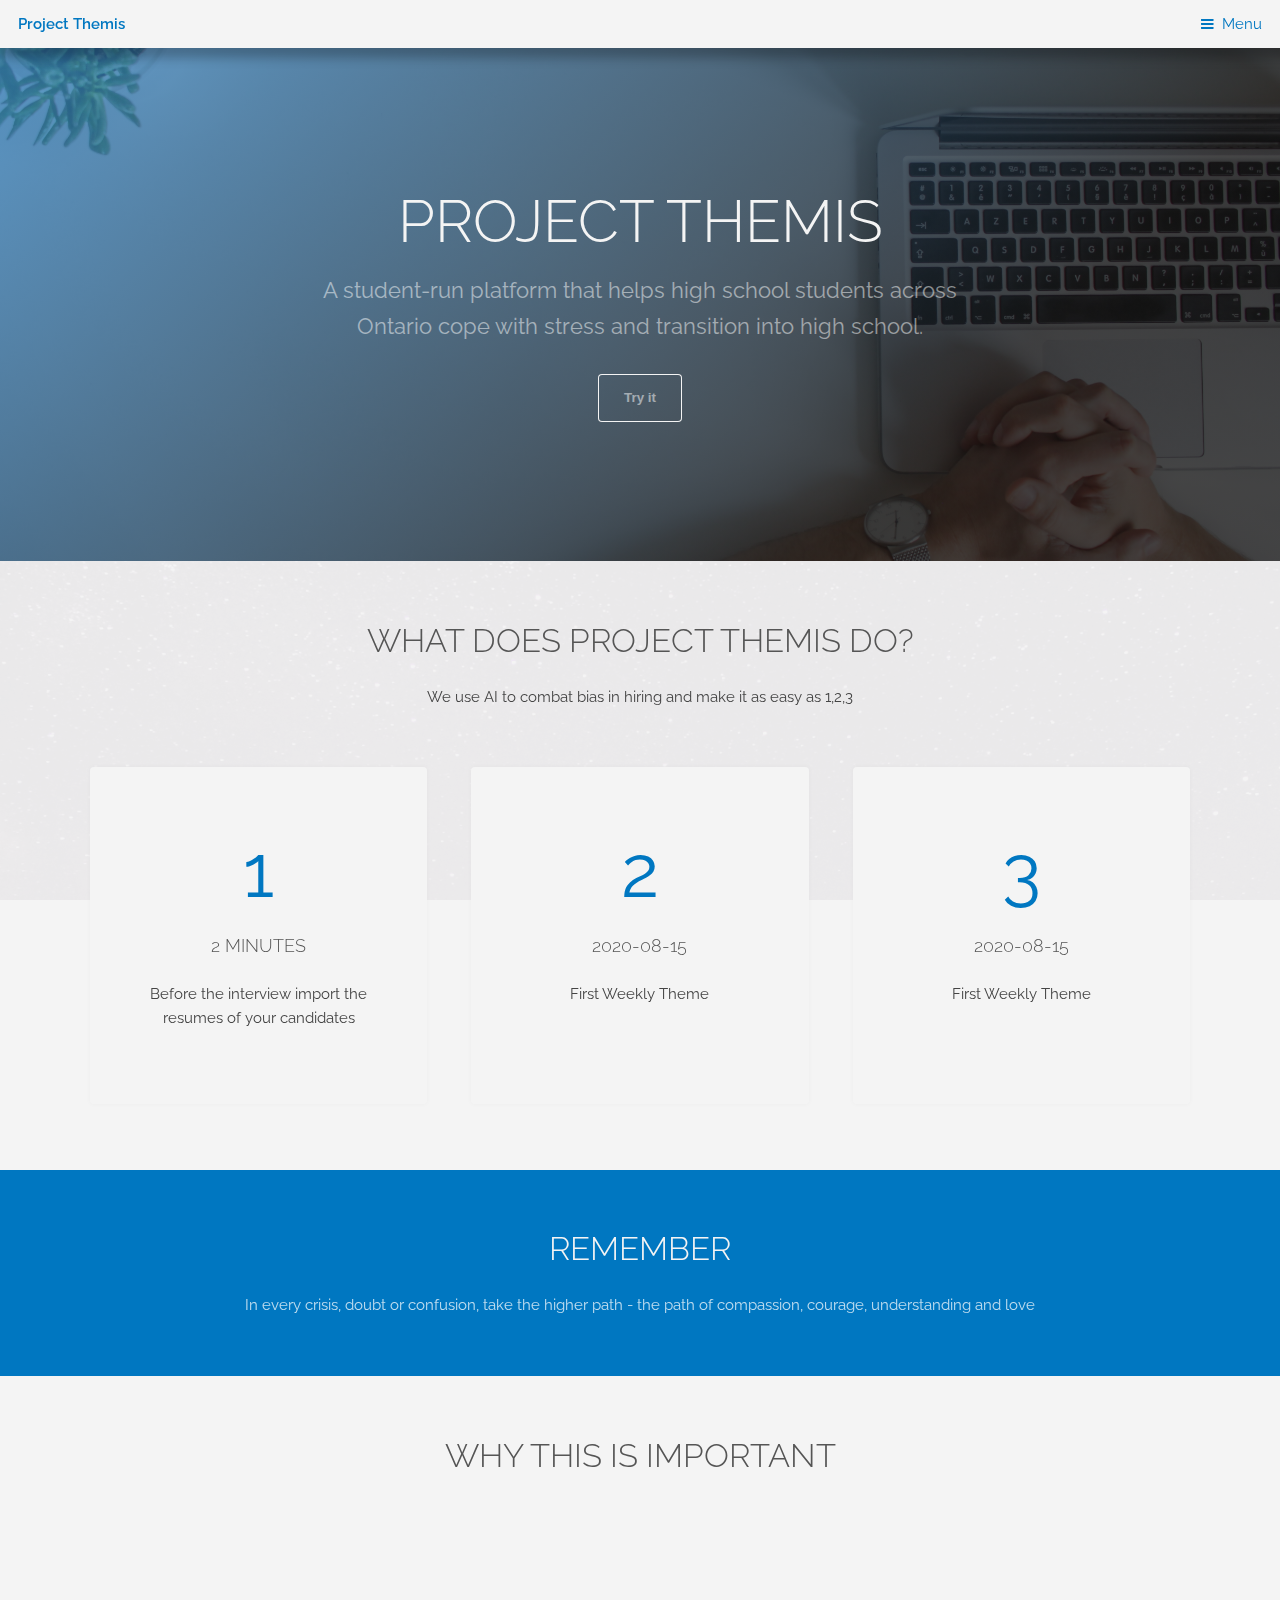
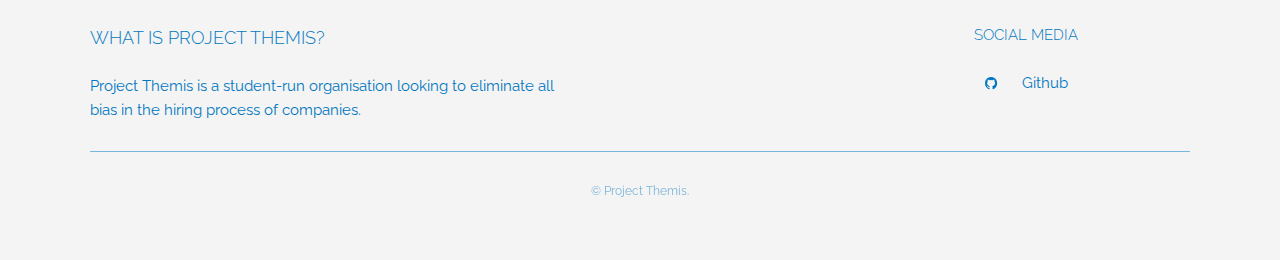
<file: index.html>
<!DOCTYPE HTML>
<!--
	Industrious by TEMPLATED
	templated.co @templatedco
	Released for free under the Creative Commons Attribution 3.0 license (templated.co/license)
-->
<html>
	<head>
		<title>Project Themis</title>
		<meta charset="utf-8" />
		<meta name="viewport" content="width=device-width, initial-scale=1, user-scalable=no" />
		<meta name="description" content="Project Themis is a student-run organisation looking to eliminate all bias in the hiring process of companies." />
		<meta name="keywords" content="organization, social media, platform, students, high school, success" />
		<link rel="stylesheet" href="assets/css/main.css" />
	</head>
	<body class="is-preload">

		<!-- Header -->
			<header id="header">
				<a class="logo" href="index.html">Project Themis</a>
				<nav>
					<a href="#menu">Menu</a>
				</nav>
			</header>

		<!-- Nav -->
			<nav id="menu">
				<ul class="links">
					<li><a href="index.html">Home</a></li>
					<li><a href="about-page.html">About Us</a></li>
					<li><a href="blog.html">Blog</a></li>
					<li><a target="_blank" href="https://projectthemis.netlify.app/">Try it</a></li>
				</ul>
			</nav>

		<!-- Banner -->
			<section id="banner">
				<div src="images/pic2.jpg" class="inner">
				<div class="inner">
					<h1>Project Themis</h1>
					<p>A student-run platform that helps high school students across<br />
					<a>Ontario</a> cope with stress and transition into high school.</p>
					<button><a target="_blank"href="https://projectthemis.netlify.app/">Try it</a></button>
				</div>
			</section>

		<!-- Calendar -->
			<section class="wrapper">
				<div class="inner">
					<header class="special">
						<h2>What Does Project Themis Do?</h2>
						<p> We use AI to combat bias in hiring and make it as easy as 1,2,3</p>
					</header>
					<div class="highlights">
						<section>
							<div class="content">
								<header>
									<a class="icon">1</a>
									<h3>2 minutes</h3>
								</header>
								<p>Before the interview import the resumes of your candidates</p>
							</div>
						</section>
						<section>
							<div class="content">
								<header>
									<a class="icon">2</a>
									<h3>2020-08-15</h3>
								</header>
								<p>First Weekly Theme</p>
							</div>
						</section>
						<section>
							<div class="content">
								<header>
									<a class="icon">3</a>
									<h3>2020-08-15</h3>
								</header>
								<p>First Weekly Theme</p>
							</div>
						</section>
						<!-- <section>
							<div class="content">
								<header>
									<a href="#" class="icon">16</a>
									<h3>2020-10-16</h3>
								</header>
								<p>Nunc lacinia ante nunc ac lobortis ipsum. Interdum adipiscing gravida odio porttitor sem non mi integer non faucibus.</p>
							</div>
						</section>
						<section>
							<div class="content">
								<header>
									<a href="#" class="icon">13</a>
									<h3>2020-11-13</h3>
								</header>
								<p>Nunc lacinia ante nunc ac lobortis ipsum. Interdum adipiscing gravida odio porttitor sem non mi integer non faucibus.</p>
							</div>
						</section>
						<section>
							<div class="content">
								<header>
									<a href="#" class="icon">18</a>
									<h3>2020-11-18</h3>
								</header>
								<p>Nunc lacinia ante nunc ac lobortis ipsum. Interdum adipiscing gravida odio porttitor sem non mi integer non faucibus.</p>
							</div>
						</section>
						<section>
							<div class="content">
								<header>
									<a href="#" class="icon">24</a>
									<h3>2020-12-24</h3>
								</header>
								<p>Nunc lacinia ante nunc ac lobortis ipsum. Interdum adipiscing gravida odio porttitor sem non mi integer non faucibus.</p>
							</div>
						</section>
						<section>
							<div class="content">
								<header>
									<a href="#" class="icon">20</a>
									<h3>2020-09-20</h3>
								</header>
								<p>Nunc lacinia ante nunc ac lobortis ipsum. Interdum adipiscing gravida odio porttitor sem non mi integer non faucibus.</p>
							</div>
						</section> -->
					</div>
				</div>
			</section>

		<!-- Quote -->
			<section id="cta" class="wrapper">
				<div class="inner">
					<h2>Remember</h2>
					<p>In every crisis, doubt or confusion, take the higher path - the path of compassion, courage, understanding and love</p>
				</div>
			</section>

		<!-- Student Shared Experiences -->
			<section class="wrapper">
				<div class="inner">
					<header class="special">
						<h2>Why this is important</h2>
						 <!-- <p>In arcu accumsan arcu adipiscing accumsan orci ac. Felis id enim aliquet. Accumsan ac integer lobortis commodo ornare aliquet accumsan erat tempus amet porttitor.</p> -->
					</header> 
					<!-- <div class="testimonials">
						<section>
							<div class="content">
								<p>
									<p>Nunc lacinia ante nunc ac lobortis ipsum. Interdum adipiscing gravida odio porttitor sem non mi integer non faucibus.</p>
								</p>
								<div class="author">
									<div class="image">
										<img src="images/pic01.jpg" alt="" />
									</div>
									<p class="credit"><strong>Jane Doe</strong></p>
								</div>
							</div>
						</section>
						<section>
							<div class="content">
								<p>
									<p>Nunc lacinia ante nunc ac lobortis ipsum. Interdum adipiscing gravida odio porttitor sem non mi integer non faucibus.</p>
								</p>
								<div class="author">
									<div class="image">
										<img src="images/pic03.jpg" alt="" />
									</div>
									<p class="credit"><strong>John Doe</strong></p>
								</div>
							</div>
						</section>
						<section>
							<div class="content">
								<p>
									<p>Nunc lacinia ante nunc ac lobortis ipsum. Interdum adipiscing gravida odio porttitor sem non mi integer non faucibus.</p>
								</p>
								<div class="author">
									<div class="image">
										<img src="images/pic02.jpg" alt="" />
									</div>
									<p class="credit"><strong>Janet Smith</strong></p>
								</div>
							</div> -->
						<!-- </section> -->
					<!-- </div>  -->
				</div>
			</section>

		<!-- Footer -->
			<footer id="footer">
				<div class="inner">
					<div class="content">
						<section>
							<h3>What is Project Themis?
							</h3>
							<p>Project Themis is a student-run organisation looking to eliminate all bias in the hiring process of companies.
							</p>
						</section>
						<section>
							<!-- Note: Links if need be -->
							<!-- <h4>Sem turpis amet semper</h4>
							<ul class="alt">
								<li><a href="#">Dolor pulvinar sed etiam.</a></li>
								<li><a href="#">Etiam vel lorem sed amet.</a></li>
								<li><a href="#">Felis enim feugiat viverra.</a></li>
								<li><a href="#">Dolor pulvinar magna etiam.</a></li>
							</ul> -->
						</section>
						<section>
							<h4>Social Media </h4>
							<ul class="plain">
								<li><a href="https://github.com/kristina-arezina/ai-hack-webapp"><i class="icon fa-github">&nbsp;</i>Github</a></li>
							</ul>
						</section>
					</div>
					<div class="copyright">
						&copy; Project Themis.
					</div>
				</div>
			</footer>

		<!-- Scripts -->
			<script src="assets/js/jquery.min.js"></script>
			<script src="assets/js/browser.min.js"></script>
			<script src="assets/js/breakpoints.min.js"></script>
			<script src="assets/js/util.js"></script>
			<script src="assets/js/main.js"></script>

	</body>
</html>
</file>
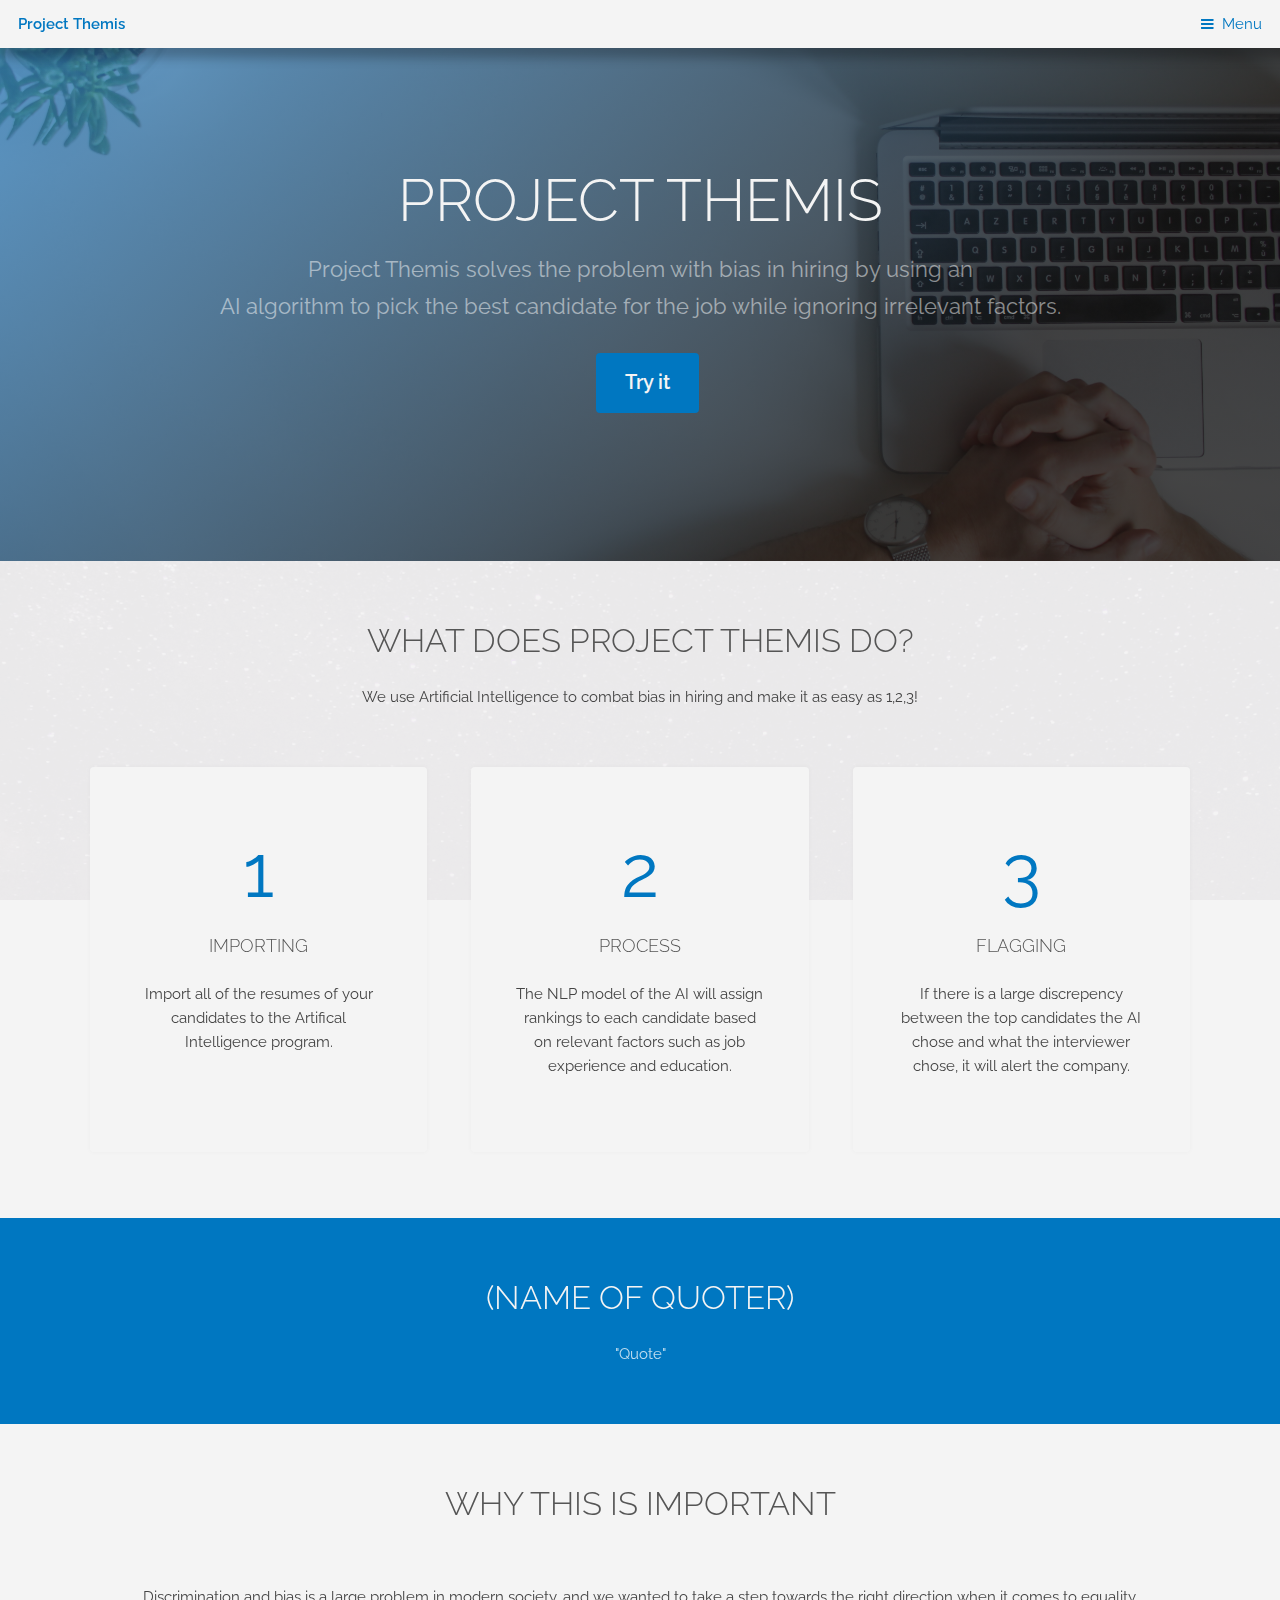
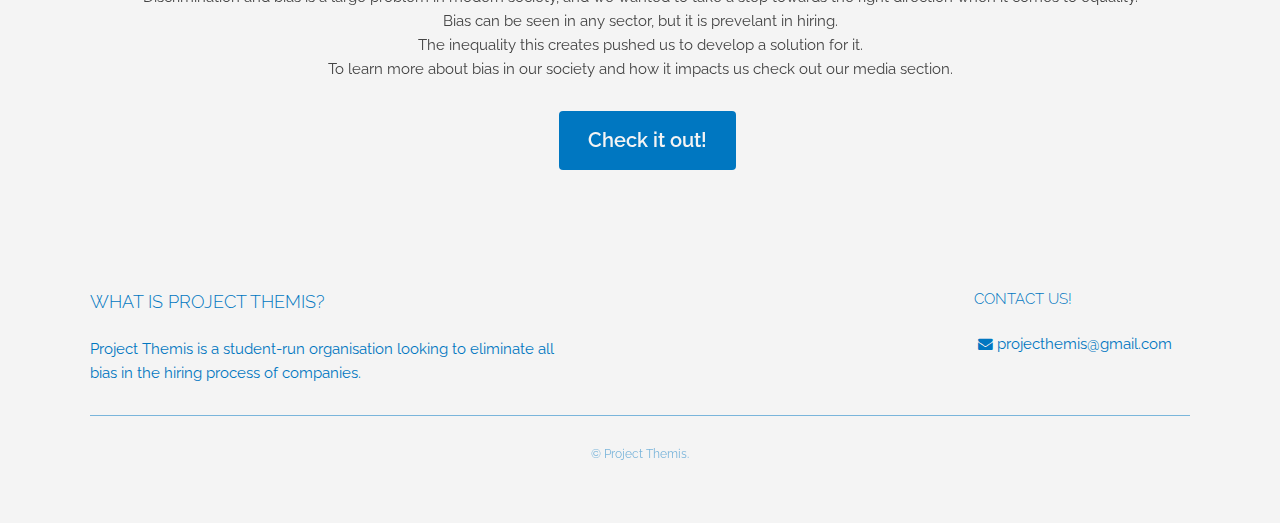
<file: home.html>
<!DOCTYPE HTML>
<!--
	Industrious by TEMPLATED
	templated.co @templatedco
	Released for free under the Creative Commons Attribution 3.0 license (templated.co/license)
-->
<html>
	<head>
		<title>Project Themis</title>
		<meta charset="utf-8" />
		<meta name="viewport" content="width=device-width, initial-scale=1, user-scalable=no" />
		<meta name="description" content="Project Themis solves the problem with bias in hiring by using an AI algorithm to pick the best candidate for the job while ignoring irrelevant factors." />
		<meta name="keywords" content="organization, social media, platform, students, high school, success" />
		<link rel="stylesheet" href="assets/css/main.css" />
		<link rel="icon" href="assets/Dark-removebg-preview.png">
	</head>
	<body class="is-preload">

		<!-- Header -->
			<header id="header">
				<a class="logo" href="home.html">Project Themis</a>
				<nav>
					<a href="#menu">Menu</a>
				</nav>
			</header>

		<!-- Nav -->
			<nav id="menu">
				<ul class="links">
					<li><a href="home.html">Home</a></li>
					<li><a href="about-page.html">About Us</a></li>
					<li><a href="media.html">Media</a></li>
					<li><a href="https://projecthemis.netlify.app/">Try it</a></li>
				</ul>
			</nav>

		<!-- Banner -->
			<section id="banner">
				<div src="images/pic2.jpg" class="inner">
				<div class="inner">
					<h1>Project Themis</h1>
					<p>Project Themis solves the problem with bias in hiring by using an<br />
					AI algorithm to pick the best candidate for the job while ignoring irrelevant factors.</p>
					<ul><a href="https://projecthemis.netlify.app/" class="button primary large">Try it</a></ul>
				</div>
			</section>

		<!-- Calendar -->
			<section class="wrapper">
				<div class="inner">
					<header class="special">
						<h2>What Does Project Themis Do?</h2>
						<p> We use Artificial Intelligence to combat bias in hiring and make it as easy as 1,2,3!</p>
					</header>
					<div class="highlights">
						<section>
							<div class="content">
								<header>
									<a class="icon">1</a>
									<h3>Importing</h3>
								</header>
								<p>Import all of the resumes of your candidates to the Artifical Intelligence program.</p>
							</div>
						</section>
						<section>
							<div class="content">
								<header>
									<a class="icon">2</a>
									<h3>Process</h3>
								</header>
								<p>The NLP model of the AI will assign rankings to each candidate based on relevant factors such as job experience and education.</p>
							</div>
						</section>
						<section>
							<div class="content">
								<header>
									<a class="icon">3</a>
									<h3>Flagging</h3>
								</header>
								<p>If there is a large discrepency between the top candidates the AI chose and what the interviewer chose, it will alert the company.</p>
							</div>
						</section>
						<!-- <section>
							<div class="content">
								<header>
									<a href="#" class="icon">16</a>
									<h3>2020-10-16</h3>
								</header>
								<p>Nunc lacinia ante nunc ac lobortis ipsum. Interdum adipiscing gravida odio porttitor sem non mi integer non faucibus.</p>
							</div>
						</section>
						<section>
							<div class="content">
								<header>
									<a href="#" class="icon">13</a>
									<h3>2020-11-13</h3>
								</header>
								<p>Nunc lacinia ante nunc ac lobortis ipsum. Interdum adipiscing gravida odio porttitor sem non mi integer non faucibus.</p>
							</div>
						</section>
						<section>
							<div class="content">
								<header>
									<a href="#" class="icon">18</a>
									<h3>2020-11-18</h3>
								</header>
								<p>Nunc lacinia ante nunc ac lobortis ipsum. Interdum adipiscing gravida odio porttitor sem non mi integer non faucibus.</p>
							</div>
						</section>
						<section>
							<div class="content">
								<header>
									<a href="#" class="icon">24</a>
									<h3>2020-12-24</h3>
								</header>
								<p>Nunc lacinia ante nunc ac lobortis ipsum. Interdum adipiscing gravida odio porttitor sem non mi integer non faucibus.</p>
							</div>
						</section>
						<section>
							<div class="content">
								<header>
									<a href="#" class="icon">20</a>
									<h3>2020-09-20</h3>
								</header>
								<p>Nunc lacinia ante nunc ac lobortis ipsum. Interdum adipiscing gravida odio porttitor sem non mi integer non faucibus.</p>
							</div>
						</section> -->
					</div>
				</div>
			</section>

		<!-- Quote -->
			<section id="cta" class="wrapper">
				<div class="inner">
					<h2>(Name of Quoter)</h2>
					<p>"Quote"</p>
				</div>
			</section>

		<!-- Student Shared Experiences -->
			<section class="wrapper">
				<div class="inner">
					<header class="special">
						<h2>Why this is important</h2>
						 <!-- <p>In arcu accumsan arcu adipiscing accumsan orci ac. Felis id enim aliquet. Accumsan ac integer lobortis commodo ornare aliquet accumsan erat tempus amet porttitor.</p> -->
					</header> 
					<div class="content">
						<p style=text-align:center;>
							Discrimination and bias is a large problem in modern society, and we wanted to take a step towards the right direction when it comes to equality. 
							<br />Bias can be seen in any sector, but it is prevelant in hiring. 
							<br />The inequality this creates pushed us to develop a solution for it. 
							<br />To learn more about bias in our society and how it impacts us check out our media section.
						</p>
						<ul style=text-align:center;><a href="https://project-themis.netlify.app/media.html" class="button primary large">Check it out!</a></ul>
					</div>
					<!-- <div class="testimonials">
						<section>
							<div class="content">
								<p>
									<p>Nunc lacinia ante nunc ac lobortis ipsum. Interdum adipiscing gravida odio porttitor sem non mi integer non faucibus.</p>
								</p>
								<div class="author">
									<div class="image">
										<img src="images/pic01.jpg" alt="" />
									</div>
									<p class="credit"><strong>Jane Doe</strong></p>
								</div>
							</div>
						</section>
						<section>
							<div class="content">
								<p>
									<p>Nunc lacinia ante nunc ac lobortis ipsum. Interdum adipiscing gravida odio porttitor sem non mi integer non faucibus.</p>
								</p>
								<div class="author">
									<div class="image">
										<img src="images/pic03.jpg" alt="" />
									</div>
									<p class="credit"><strong>John Doe</strong></p>
								</div>
							</div>
						</section>
						<section>
							<div class="content">
								<p>
									<p>Nunc lacinia ante nunc ac lobortis ipsum. Interdum adipiscing gravida odio porttitor sem non mi integer non faucibus.</p>
								</p>
								<div class="author">
									<div class="image">
										<img src="images/pic02.jpg" alt="" />
									</div>
									<p class="credit"><strong>Janet Smith</strong></p>
								</div>
							</div> -->
						<!-- </section> -->
					<!-- </div>  -->
				</div>
			</section>

		<!-- Footer -->
			<footer id="footer">
				<div class="inner">
					<div class="content">
						<section>
							<h3>What is Project Themis?
							</h3>
							<p>Project Themis is a student-run organisation looking to eliminate all bias in the hiring process of companies.
							</p>
						</section>
						<section>
							<!-- Note: Links if need be -->
							<!-- <h4>Sem turpis amet semper</h4>
							<ul class="alt">
								<li><a href="#">Dolor pulvinar sed etiam.</a></li>
								<li><a href="#">Etiam vel lorem sed amet.</a></li>
								<li><a href="#">Felis enim feugiat viverra.</a></li>
								<li><a href="#">Dolor pulvinar magna etiam.</a></li>
							</ul> -->
						</section>
						<section>
							<h4>Contact Us! </h4>
							<ul class="plain">
								<li><a href="mailto:projecthemis@gmail.com"><i class="fa fa-envelope"></i> projecthemis@gmail.com</a></li>
							</ul>
						</section>
					</div>
					<div class="copyright">
						&copy; Project Themis.
					</div>
				</div>
			</footer>

		<!-- Scripts -->
			<script src="assets/js/jquery.min.js"></script>
			<script src="assets/js/browser.min.js"></script>
			<script src="assets/js/breakpoints.min.js"></script>
			<script src="assets/js/util.js"></script>
			<script src="assets/js/main.js"></script>

	</body>
</html>
</file>
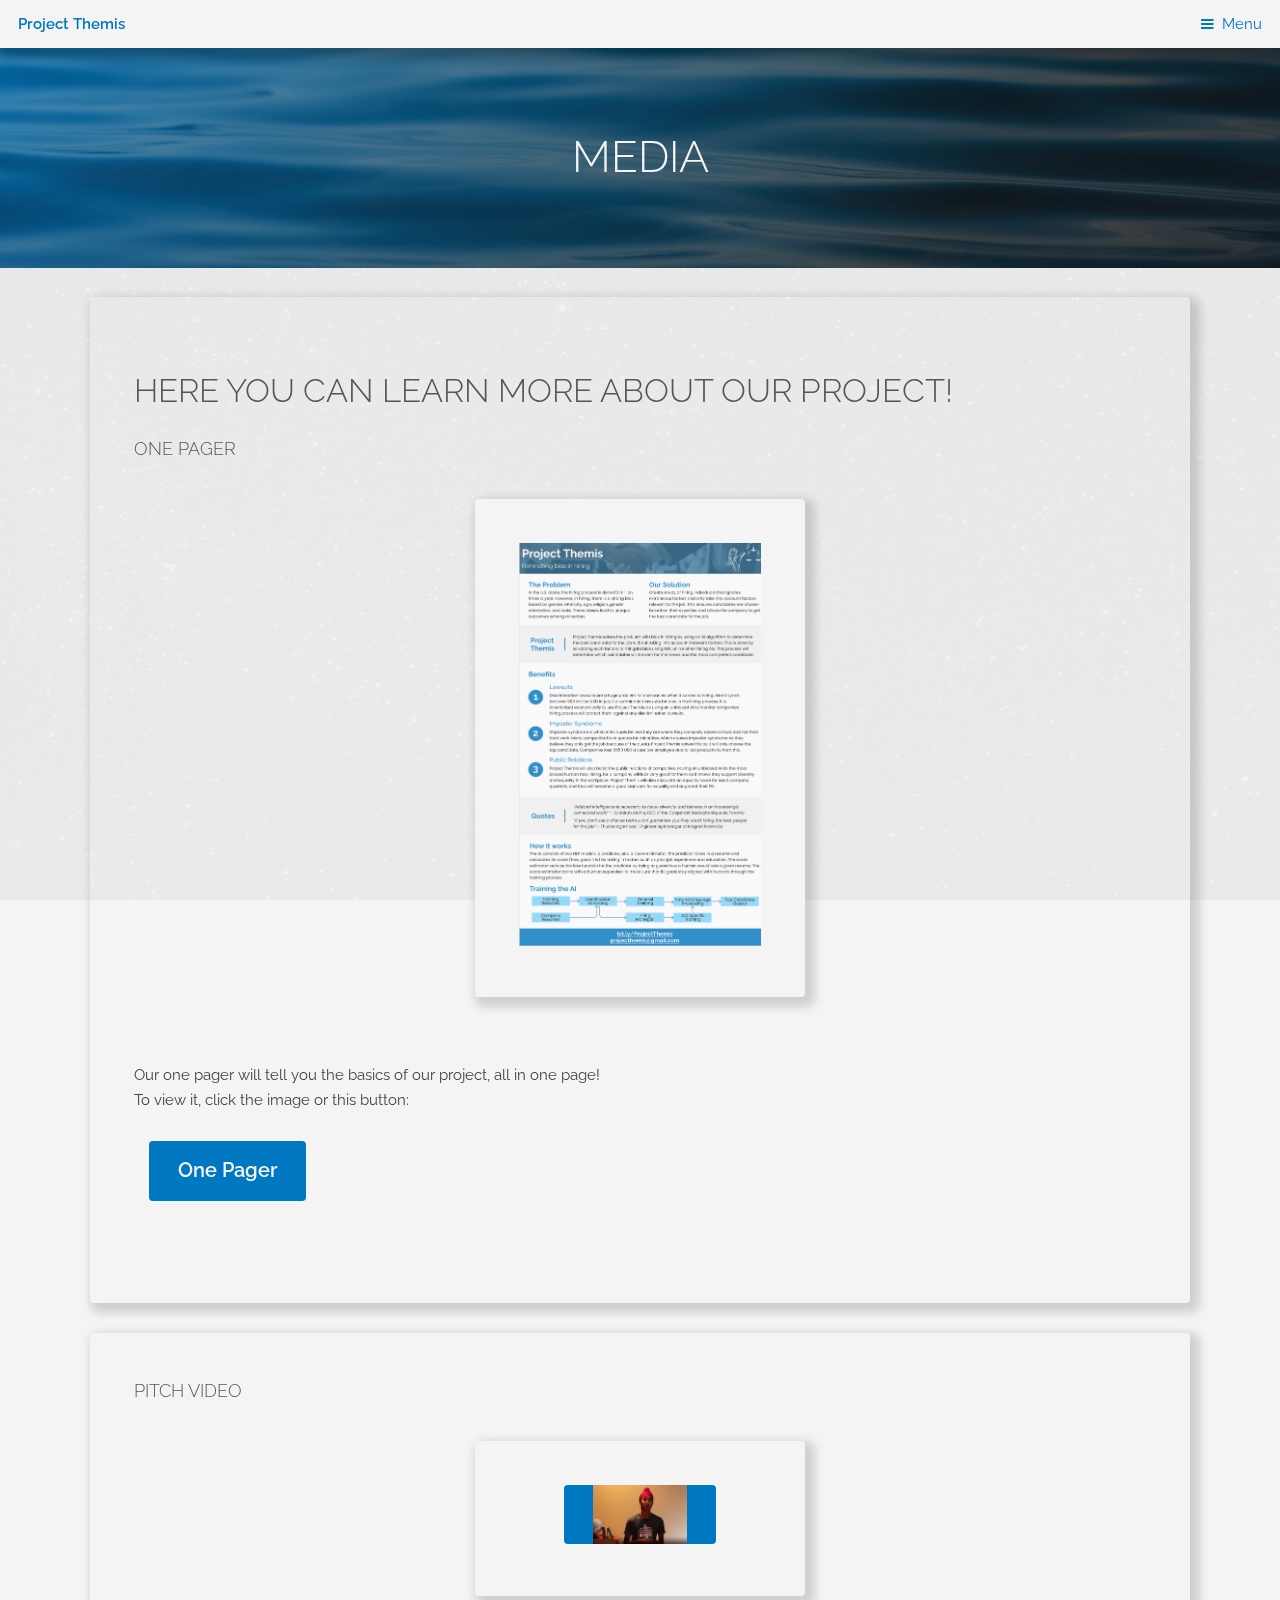
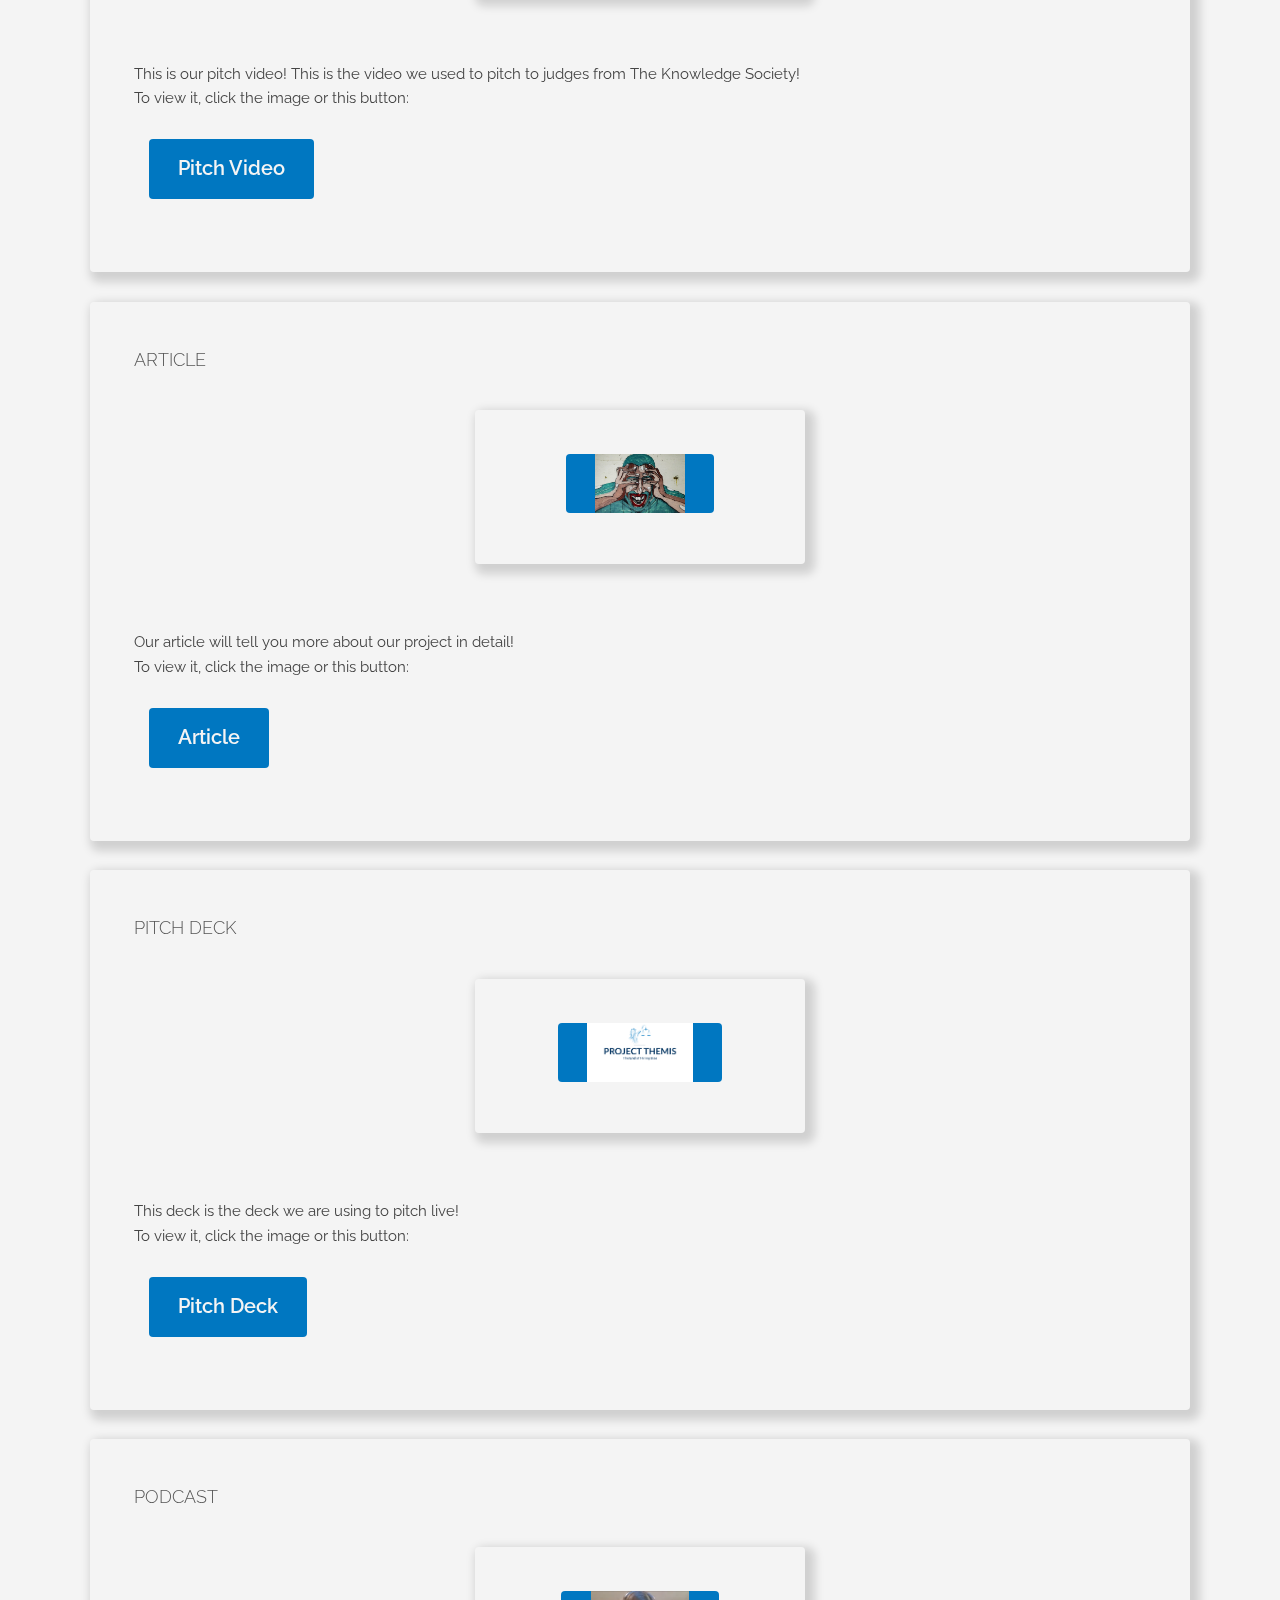
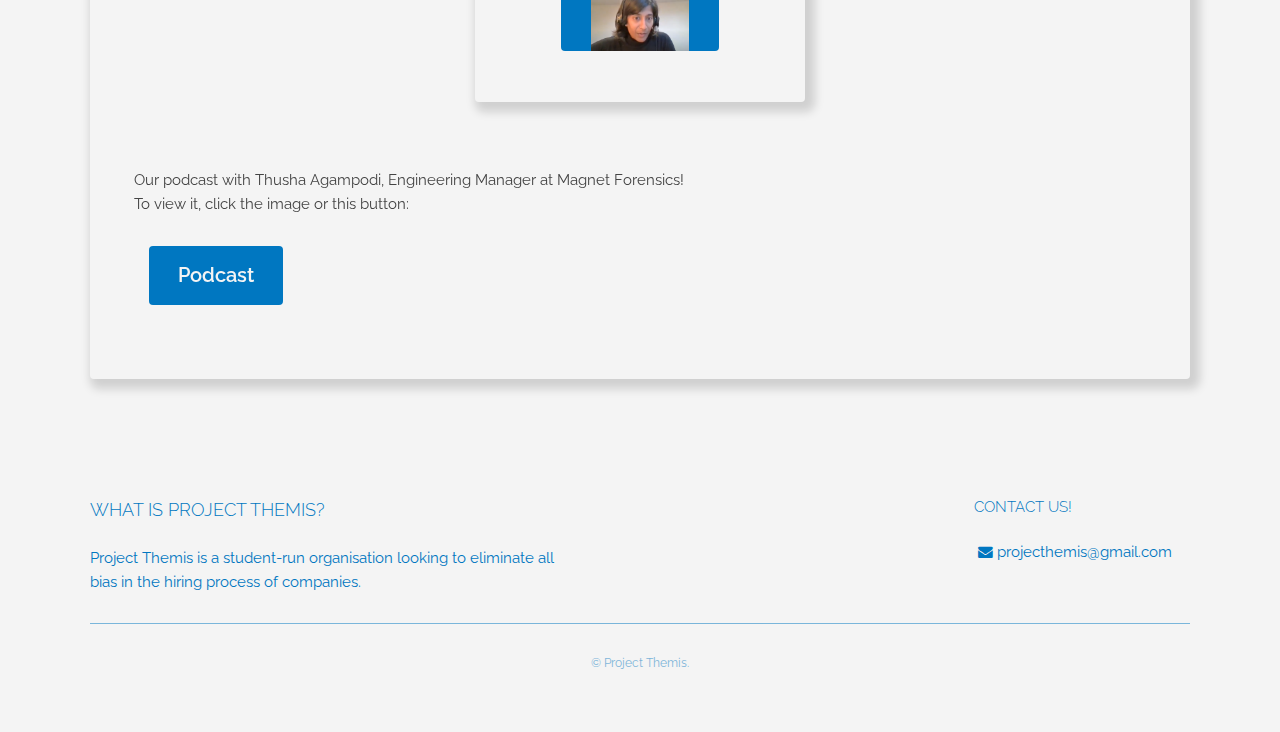
<file: media.html>
<!DOCTYPE HTML>
<!--
	Industrious by TEMPLATED
	templated.co @templatedco
	Released for free under the Creative Commons Attribution 3.0 license (templated.co/license)
-->
<html>
	<head>
		<title>Media</title>
		<meta charset="utf-8" />
		<meta name="viewport" content="width=device-width, initial-scale=1, user-scalable=no" />
		<meta name="description" content="Blog for Project Themis: a student-run organization and social media platform that helps students transition into high school and provide students with resources, information, and tools needed in order to achieve success in high school." />
		<meta name="keywords" content="Blog, Project Themis, organization, social media" />
		<link rel="stylesheet" href="assets/css/main.css" />
		<link rel="icon" href="assets/Dark-removebg-preview.png">
	</head>
	
	<body class="is-preload">
		<!-- Header -->
			<header id="header">
				<a class="logo" href="home.html">Project Themis</a>
				<nav>
					<a href="#menu">Menu</a>
				</nav>
			</header>

		<!-- Nav -->
			<nav id="menu">
				<ul class="links">
					<li><a href="home.html">Home</a></li>
					<li><a href="about-page.html">About Us</a></li>
					<li><a href="media.html">Media</a></li>
					<li><a href="https://projecthemis.netlify.app/">Try it</a></li>
				</ul>
			</nav>

		<!-- Heading -->
			<div id="heading" >
				<h1>Media</h1>
			</div>


			<!-- Blog Content -->
			<section id="main" class="blog">
				<div class="inner">
					<div class="content">		
						<section class="blog">
								<h2>Here you can learn more about our project!</h2>
									<header>
										<h3>One Pager</h3>
									</header>
									<!-- Pictures / Infographics -->
									<section style="justify-content: center;">
										<div style="justify-content: center;" class="highlights">
											<div style="min-height:60%; margin-right: 5%; margin-left: 5%;" class="content">
												<a target="_blank" href="https://drive.google.com/file/d/1OLTJBrZNGY4KS9OnsHnjVCQLvBNchDdU/view?usp=sharing"><img href="https://drive.google.com/file/d/1OLTJBrZNGY4KS9OnsHnjVCQLvBNchDdU/view?usp=sharing" src="images/onepager.png" alt="Avatar" style="width:100%;height:100%;object-fit:scale-down;"></a>
											</div>
										</div>
									</section>
								<p>
									Our one pager will tell you the basics of our project, all in one page!
									<br />
									To view it, click the image or this button:
									<ul><a target="_blank" href="https://drive.google.com/file/d/1OLTJBrZNGY4KS9OnsHnjVCQLvBNchDdU/view?usp=sharing" class="button primary large">One Pager</a></ul>
								</p>
							</div>
							<div class="one">
								<header>
									<h3>Pitch Video</h3>
								</header>
								<section style="justify-content: center;">
									<div style="justify-content: center;" class="highlights">
										<div style="min-height:60%; margin-right: 5%; margin-left: 5%;" class="content">
											<a target="_blank "href="https://www.youtube.com/watch?v=qw_EyvMzML4&feature=youtu.be" class="button primary large"><img src="images/pitchvideo.png" alt="Avatar" style="width:100%;height:100%;object-fit:scale-down;"></a>
										</div>
									</div>
							</section>
								<p>
									This is our pitch video! This is the video we used to pitch to judges from The Knowledge Society!
									<br />
									To view it, click the image or this button:
									<ul><a target="_blank "href="https://www.youtube.com/watch?v=qw_EyvMzML4&feature=youtu.be" class="button primary large">Pitch Video</a></ul>
								</p>
							</div>
							
							<div class="one">
								<header>
									<h3>Article</h3>
								</header>
								<section style="justify-content: center;">
									<div style="justify-content: center;" class="highlights">
										<div style="min-height:60%; margin-right: 5%; margin-left: 5%;" class="content">
											<a target="_blank" href="https://medium.com/@dickson.wu654/youre-going-to-fail-753d8105cd8b" class="button primary large"><img src="images/article.jpg" alt="Avatar" style="width:100%;height:100%;object-fit:scale-down;"></a>
										</div>
									</div>
							</section>
								<p>
									Our article will tell you more about our project in detail!
									<br />
									To view it, click the image or this button:
									<ul><a target="_blank" href="https://medium.com/@dickson.wu654/youre-going-to-fail-753d8105cd8b" class="button primary large">Article</a></ul>
								</p>
							</div>

							<div class="one">
								<header>
									<h3>Pitch Deck</h3>
								</header>
								<section style="justify-content: center;">
										<div style="justify-content: center;" class="highlights">
											<div style="min-height:60%; margin-right: 5%; margin-left: 5%;" class="content">
												<a target="_blank" href="https://drive.google.com/file/d/1k5YmSADFShAC8S9tHvjbjHhO2dx1o-FX/view?usp=sharing" class="button primary large"><img src="images/pitchdeck.png" alt="Avatar" style="width:100%;height:100%;object-fit:scale-down;"></a>
											</div>
										</div>
								</section>
								<p>
									This deck is the deck we are using to pitch live!
									<br />
									To view it, click the image or this button:
									<ul><a target="_blank" href="https://drive.google.com/file/d/1k5YmSADFShAC8S9tHvjbjHhO2dx1o-FX/view?usp=sharing" class="button primary large">Pitch Deck</a></ul>
								</p>
							</div>
							<div class="one">
								<header>
									<h3>Podcast</h3>
								</header>
								<section style="justify-content: center;">
										<div style="justify-content: center;" class="highlights">
											<div style="min-height:60%; margin-right: 5%; margin-left: 5%;" class="content">
												<a target="_blank" href="https://www.youtube.com/watch?v=fzP_E6aq374&feature=youtu.be" class="button primary large"><img src="images/podcast.png" alt="Avatar" style="width:100%;height:100%;object-fit:scale-down;"></a>
											</div>
										</div>
								</section>
								<p>
									Our podcast with Thusha Agampodi, Engineering Manager at Magnet Forensics!
									<br />
									To view it, click the image or this button:
									<ul><a target="_blank" href="https://www.youtube.com/watch?v=fzP_E6aq374&feature=youtu.be" class="button primary large">Podcast</a></ul>
								</p>
							</div>
							<!-- Read Full Article Button -->
							<!-- <ul class="actions">
								<li><a href="#" class="button primary">Read Full Article</a></li>
							</ul> -->
						</div>
						</section>
					</div>
				</div>
			</section>

		<!-- STUDENT SHARED EXPERIENCES -->
			<!-- <section id="main" class="blog"> 
				<div class="inner">
					<div class="content">
						<section class="blog">
							<div class="inner">
								<header class="special">
									<h2>Student Shared Experiences</h2>
									<p>In arcu accumsan arcu adipiscing accumsan orci ac. Felis id enim aliquet. Accumsan ac integer lobortis commodo ornare aliquet accumsan erat tempus amet porttitor.</p>
								</header>
								<div class="testimonials">
									<section>
										<div class="content">
											<p>
												<p>Nunc lacinia ante nunc ac lobortis ipsum. Interdum adipiscing gravida odio porttitor sem non mi integer non faucibus.</p>
											</p>
											<div class="author">
												<div class="image">
													<img src="images/pic01.jpg" alt="" />
												</div>
												<p class="credit"><strong>Jane Doe</strong></p>
											</div>
										</div>
									</section>
									<section>
										<div class="content">
											<p>
												<p>Nunc lacinia ante nunc ac lobortis ipsum. Interdum adipiscing gravida odio porttitor sem non mi integer non faucibus.</p>
											</p>
											<div class="author">
												<div class="image">
													<img src="images/pic03.jpg" alt="" />
												</div>
												<p class="credit"><strong>John Doe</strong></p>
											</div>
										</div>
									</section>
									<section>
										<div class="content">
											<p>
												<p>Nunc lacinia ante nunc ac lobortis ipsum. Interdum adipiscing gravida odio porttitor sem non mi integer non faucibus.</p>
											</p>
											<div class="author">
												<div class="image">
													<img src="images/pic02.jpg" alt="" />
												</div>
												<p class="credit"><strong>Janet Smith</strong></p>
											</div>
										</div>
									</section>
									<section>
										<div class="content">
											<p>
												<p>Nunc lacinia ante nunc ac lobortis ipsum. Interdum adipiscing gravida odio porttitor sem non mi integer non faucibus.</p>
											</p>
											<div class="author">
												<div class="image">
													<img src="images/pic02.jpg" alt="" />
												</div>
												<p class="credit"><strong>Janet Smith</strong></p>
											</div>
										</div>
									</section>
									<section>
										<div class="content">
											<p>
												<p>Nunc lacinia ante nunc ac lobortis ipsum. Interdum adipiscing gravida odio porttitor sem non mi integer non faucibus.</p>
											</p>
											<div class="author">
												<div class="image">
													<img src="images/pic02.jpg" alt="" />
												</div>
												<p class="credit"><strong>Janet Smith</strong></p>
											</div>
										</div>
									</section>
									<section>
										<div class="content">
											<p>
												<p>Nunc lacinia ante nunc ac lobortis ipsum. Interdum adipiscing gravida odio porttitor sem non mi integer non faucibus.</p>
												<p>Nunc lacinia ante nunc ac lobortis ipsum. Interdum adipiscing gravida odio porttitor sem non mi integer non faucibus.</p>
												<p>Nunc lacinia ante nunc ac lobortis ipsum. Interdum adipiscing gravida odio porttitor sem non mi integer non faucibus.</p>
											</p>
											<div class="author">
												<div class="image">
													<img src="images/pic02.jpg" alt="" />
												</div>
												<p class="credit"><strong>Janet Smith</strong></p>
											</div>
										</div>
									</section>
									
								</div>
							</div>
						</section>
					</div>
				</div>
			</section> -->

			<!-- Read full article button -->
			<!-- <ul class="actions">
				<li><a href="#" class="button primary">Read Full Article</a></li>
			</ul> -->

		<!-- Footer -->
		<footer id="footer">
			<div class="inner">
				<div class="content">
					<section>
						<h3>What is Project Themis?
						</h3>
						<p>Project Themis is a student-run organisation looking to eliminate all bias in the hiring process of companies.
						</p>
					</section>
					<section>
						<!-- Note: Links if need be -->
						<!-- <h4>Sem turpis amet semper</h4>
						<ul class="alt">
							<li><a href="#">Dolor pulvinar sed etiam.</a></li>
							<li><a href="#">Etiam vel lorem sed amet.</a></li>
							<li><a href="#">Felis enim feugiat viverra.</a></li>
							<li><a href="#">Dolor pulvinar magna etiam.</a></li>
						</ul> -->
					</section>
					<section>
						<h4>Contact Us! </h4>
						<ul class="plain">
							<li><a href="mailto:projecthemis@gmail.com"><i class="fa fa-envelope"></i> projecthemis@gmail.com</a></li>
						</ul>
					</section>
				</div>
				<div class="copyright">
					&copy; Project Themis.
				</div>
			</div>
		</footer>

		<!-- Scripts -->
			<script src="assets/js/jquery.min.js"></script>
			<script src="assets/js/browser.min.js"></script>
			<script src="assets/js/breakpoints.min.js"></script>
			<script src="assets/js/util.js"></script>
			<script src="assets/js/main.js"></script>

	</body>
</html>
</file>
<file: assets/css/main.css>
@import url(font-awesome.min.css);
@import url("https://fonts.googleapis.com/css?family=Raleway:200,300,400,500,600");
/*
	Industrious by TEMPLATED
	templated.co @templatedco
	Released for free under the Creative Commons Attribution 3.0 license (templated.co/license)
*/
/* Basic */
@-ms-viewport {
  width: device-width; }
body {
  -ms-overflow-style: scrollbar; }

@media screen and (max-width: 480px) {
  html, body {
    min-width: 320px; } }
html {
  box-sizing: border-box; }

*, *:before, *:after {
  box-sizing: inherit; }

body {
  background: #f4f4f4; }
  body.is-preload *, body.is-preload *:before, body.is-preload *:after {
    -moz-animation: none !important;
    -webkit-animation: none !important;
    -ms-animation: none !important;
    animation: none !important;
    -moz-transition: none !important;
    -webkit-transition: none !important;
    -ms-transition: none !important;
    transition: none !important; }

html, body, div, span, applet, object,
iframe, h1, h2, h3, h4, h5, h6, p, blockquote,
pre, a, abbr, acronym, address, big, cite,
code, del, dfn, em, img, ins, kbd, q, s, samp,
small, strike, strong, sub, sup, tt, var, b,
u, i, center, dl, dt, dd, ol, ul, li, fieldset,
form, label, legend, table, caption, tbody,
tfoot, thead, tr, th, td, article, aside,
canvas, details, embed, figure, figcaption,
footer, header, hgroup, menu, nav, output, ruby,
section, summary, time, mark, audio, video {
  margin: 0;
  padding: 0;
  border: 0;
  font-size: 100%;
  font: inherit;
  vertical-align: baseline; }

article, aside, details, figcaption, figure,
footer, header, hgroup, menu, nav, section {
  display: block; }

body {
  line-height: 1; }

ol, ul {
  list-style: none; }

blockquote, q {
  quotes: none; }
  blockquote:before, blockquote:after, q:before, q:after {
    content: '';
    content: none; }

table {
  border-collapse: collapse;
  border-spacing: 0; }

body {
  -webkit-text-size-adjust: none; }

mark {
  background-color: transparent;
  color: inherit; }

input::-moz-focus-inner {
  border: 0;
  padding: 0; }

input, select, textarea {
  -moz-appearance: none;
  -webkit-appearance: none;
  -ms-appearance: none;
  appearance: none; }

/* Typography */
html {
  font-size: 13pt; }
  @media screen and (max-width: 1680px) {
    html {
      font-size: 11pt; } }
  @media screen and (max-width: 980px) {
    html {
      font-size: 12pt; } }
  @media screen and (max-width: 480px) {
    html {
      font-size: 11pt; } }

body {
  background-color: #f4f4f4;
  color: #444444; }

body, input, select, textarea {
  font-family: "Raleway", Arial, Helvetica, sans-serif;
  font-weight: 400;
  font-size: 1rem;
  line-height: 1.65; }

a {
  -moz-transition: color 0.2s ease-in-out;
  -webkit-transition: color 0.2s ease-in-out;
  -ms-transition: color 0.2s ease-in-out;
  transition: color 0.2s ease-in-out;
  text-decoration: underline; }
  a:hover {
    text-decoration: none; }

strong, b {
  font-weight: 600; }

em, i {
  font-style: italic; }

p {
  margin: 0 0 2rem 0; }

header.special {
  text-align: center;
  margin-bottom: 4rem; }
  header.special p {
    max-width: 75%;
    margin-left: auto;
    margin-right: auto; }

h1, h2, h3, h4, h5, h6 {
  font-weight: 300;
  line-height: 1.5;
  text-transform: uppercase;
  margin: 0 0 1.5rem 0; }
  h1 a, h2 a, h3 a, h4 a, h5 a, h6 a {
    color: inherit;
    text-decoration: none; }

h1 {
  font-size: 3rem;
  line-height: 1.2; }

h2 {
  font-size: 2.25rem;
  line-height: 1.3; }

h3 {
  font-size: 1.25rem; }

h4 {
  font-size: 1rem; }

h5 {
  font-size: 0.9rem; }

h6 {
  font-size: 0.7rem; }

@media screen and (max-width: 736px) {
  h1 {
    font-size: 2.75rem;
    line-height: 1.3; }

  h2 {
    font-size: 1.75rem;
    line-height: 1.5; }

  h3 {
    font-size: 1.25rem; } }
sub {
  font-size: 0.8rem;
  position: relative;
  top: 0.5rem; }

sup {
  font-size: 0.8rem;
  position: relative;
  top: -0.5rem; }

blockquote {
  border-left: solid 0.5rem;
  font-style: italic;
  margin: 0 0 2rem 0;
  padding: 1rem 0 1rem 2rem; }

code {
  border-radius: 4px;
  border: solid 1px;
  font-family: "Courier New", monospace;
  font-size: 0.9rem;
  margin: 0 0.25rem;
  padding: 0.25rem 0.65rem; }

pre {
  -webkit-overflow-scrolling: touch;
  font-family: "Courier New", monospace;
  font-size: 0.9rem;
  margin: 0 0 2rem 0; }
  pre code {
    display: block;
    line-height: 1.75;
    padding: 1rem 1.5rem;
    overflow-x: auto; }

hr {
  border: 0;
  border-bottom: solid 1px;
  margin: 2rem 0; }
  hr.major {
    margin: 4rem 0; }

input, select, textarea {
  color: #555555; }

a {
  color: #0077c1; }

strong, b {
  color: #555555; }

h1, h2, h3, h4, h5, h6 {
  color: #555555; }

blockquote {
  border-left-color: rgba(0, 0, 0, 0.25); }

code {
  background: rgba(0, 0, 0, 0.075);
  border-color: rgba(0, 0, 0, 0.25); }

hr {
  border-bottom-color: rgba(0, 0, 0, 0.25); }

/* Inner */
.inner {
  margin: 0 auto;
  width: 75rem;
  max-width: calc(100% - 6rem); }
  @media screen and (max-width: 480px) {
    .inner {
      max-width: calc(100% - 3rem); } }

/* Button */
input[type="submit"],
input[type="reset"],
input[type="button"],
button,
.button {
  -moz-appearance: none;
  -webkit-appearance: none;
  -ms-appearance: none;
  appearance: none;
  -moz-transition: background-color 0.2s ease-in-out, box-shadow 0.2s ease-in-out, color 0.2s ease-in-out;
  -webkit-transition: background-color 0.2s ease-in-out, box-shadow 0.2s ease-in-out, color 0.2s ease-in-out;
  -ms-transition: background-color 0.2s ease-in-out, box-shadow 0.2s ease-in-out, color 0.2s ease-in-out;
  transition: background-color 0.2s ease-in-out, box-shadow 0.2s ease-in-out, color 0.2s ease-in-out;
  border: 0;
  border-radius: 4px;
  cursor: pointer;
  display: inline-block;
  font-weight: 600;
  height: 3.25rem;
  line-height: 3.25rem;
  padding: 0 1.75rem;
  text-align: center;
  text-decoration: none;
  white-space: nowrap; }
  input[type="submit"].small,
  input[type="reset"].small,
  input[type="button"].small,
  button.small,
  .button.small {
    font-size: 0.8rem;
    height: 2.4375rem;
    line-height: 2.4375rem;
    padding: 0 1.25rem; }
  input[type="submit"].large,
  input[type="reset"].large,
  input[type="button"].large,
  button.large,
  .button.large {
    font-size: 1.35rem;
    height: 4.0625rem;
    line-height: 4.0625rem;
    padding: 0 2rem; }
  input[type="submit"].wide,
  input[type="reset"].wide,
  input[type="button"].wide,
  button.wide,
  .button.wide {
    min-width: 13rem; }
  input[type="submit"].icon:before,
  input[type="reset"].icon:before,
  input[type="button"].icon:before,
  button.icon:before,
  .button.icon:before {
    margin-right: 0.5rem; }
  input[type="submit"].fit,
  input[type="reset"].fit,
  input[type="button"].fit,
  button.fit,
  .button.fit {
    width: 100%; }
  input[type="submit"].disabled, input[type="submit"]:disabled,
  input[type="reset"].disabled,
  input[type="reset"]:disabled,
  input[type="button"].disabled,
  input[type="button"]:disabled,
  button.disabled,
  button:disabled,
  .button.disabled,
  .button:disabled {
    pointer-events: none;
    opacity: 0.25; }

input[type="submit"],
input[type="reset"],
input[type="button"],
button,
.button {
  background-color: transparent;
  box-shadow: inset 0 0 0 1px #555555;
  color: #555555 !important; }
  input[type="submit"]:hover,
  input[type="reset"]:hover,
  input[type="button"]:hover,
  button:hover,
  .button:hover {
    box-shadow: inset 0 0 0 1px #0077c1;
    color: #0077c1 !important; }
    input[type="submit"]:hover:active,
    input[type="reset"]:hover:active,
    input[type="button"]:hover:active,
    button:hover:active,
    .button:hover:active {
      background-color: rgba(30, 27, 206, 0.25); }
  input[type="submit"].primary,
  input[type="reset"].primary,
  input[type="button"].primary,
  button.primary,
  .button.primary {
    box-shadow: none;
    background-color: #0077c1;
    color: #f4f4f4 !important; }
    input[type="submit"].primary:hover,
    input[type="reset"].primary:hover,
    input[type="button"].primary:hover,
    button.primary:hover,
    .button.primary:hover {
      background-color: #42a5f4;
      box-shadow: none; }
      input[type="submit"].primary:hover:active,
      input[type="reset"].primary:hover:active,
      input[type="button"].primary:hover:active,
      button.primary:hover:active,
      .button.primary:hover:active {
        background-color: #0077c1; }

/* Form */
form {
  margin: 0 0 2rem 0; }

input[type="text"],
input[type="password"],
input[type="email"],
input[type="tel"],
input[type="search"],
input[type="url"],
select,
textarea {
  -moz-appearance: none;
  -webkit-appearance: none;
  -ms-appearance: none;
  appearance: none;
  border-radius: 4px;
  border: none;
  border: solid 1px;
  color: inherit;
  display: block;
  outline: 0;
  padding: 0 1rem;
  text-decoration: none;
  width: 100%; }
  input[type="text"]:invalid,
  input[type="password"]:invalid,
  input[type="email"]:invalid,
  input[type="tel"]:invalid,
  input[type="search"]:invalid,
  input[type="url"]:invalid,
  select:invalid,
  textarea:invalid {
    box-shadow: none; }

label {
  display: block;
  font-size: 1rem;
  font-weight: 600;
  margin: 0 0 1rem 0; }

input[type="text"],
input[type="password"],
input[type="email"],
input[type="tel"],
input[type="search"],
input[type="url"] {
  height: 3.25rem; }

select {
  background-size: 1.25rem;
  background-repeat: no-repeat;
  background-position: calc(100% - 1rem) center;
  height: 3.25rem;
  padding-right: 3.25rem;
  text-overflow: ellipsis; }
  select:focus::-ms-value {
    background-color: transparent; }
  select::-ms-expand {
    display: none; }

textarea {
  padding: 0.75rem 1rem; }

input[type="checkbox"],
input[type="radio"] {
  -moz-appearance: none;
  -webkit-appearance: none;
  -ms-appearance: none;
  appearance: none;
  display: block;
  float: left;
  margin-right: -2rem;
  opacity: 0;
  width: 1rem;
  z-index: -1; }
  input[type="checkbox"] + label,
  input[type="radio"] + label {
    text-decoration: none;
    cursor: pointer;
    display: inline-block;
    font-size: 1rem;
    font-weight: 400;
    padding-left: 2.825rem;
    padding-right: 0.875rem;
    position: relative; }
    input[type="checkbox"] + label:before,
    input[type="radio"] + label:before {
      -moz-osx-font-smoothing: grayscale;
      -webkit-font-smoothing: antialiased;
      font-family: FontAwesome;
      font-style: normal;
      font-weight: normal;
      text-transform: none !important; }
    input[type="checkbox"] + label:before,
    input[type="radio"] + label:before {
      border-radius: 4px;
      border: solid 1px;
      content: '';
      display: inline-block;
      height: 1.95rem;
      left: 0;
      line-height: 1.86875rem;
      position: absolute;
      text-align: center;
      top: -0.1625rem;
      width: 1.95rem; }
  input[type="checkbox"]:checked + label:before,
  input[type="radio"]:checked + label:before {
    content: '\f00c'; }

input[type="checkbox"] + label:before {
  border-radius: 4px; }

input[type="radio"] + label:before {
  border-radius: 100%; }

::-webkit-input-placeholder {
  opacity: 1.0; }

:-moz-placeholder {
  opacity: 1.0; }

::-moz-placeholder {
  opacity: 1.0; }

:-ms-input-placeholder {
  opacity: 1.0; }

label {
  color: #555555; }

input[type="text"],
input[type="password"],
input[type="email"],
input[type="tel"],
input[type="search"],
input[type="url"],
select,
textarea {
  background-color: rgba(0, 0, 0, 0.075);
  border-color: rgba(0, 0, 0, 0.25); }
  input[type="text"]:focus,
  input[type="password"]:focus,
  input[type="email"]:focus,
  input[type="tel"]:focus,
  input[type="search"]:focus,
  input[type="url"]:focus,
  select:focus,
  textarea:focus {
    border-color: #0077c1;
    box-shadow: 0 0 0 1px #0077c1; }

select {
  background-image: url("data:image/svg+xml;charset=utf8,%3Csvg xmlns='http://www.w3.org/2000/svg' width='40' height='40' preserveAspectRatio='none' viewBox='0 0 40 40'%3E%3Cpath d='M9.4,12.3l10.4,10.4l10.4-10.4c0.2-0.2,0.5-0.4,0.9-0.4c0.3,0,0.6,0.1,0.9,0.4l3.3,3.3c0.2,0.2,0.4,0.5,0.4,0.9 c0,0.4-0.1,0.6-0.4,0.9L20.7,31.9c-0.2,0.2-0.5,0.4-0.9,0.4c-0.3,0-0.6-0.1-0.9-0.4L4.3,17.3c-0.2-0.2-0.4-0.5-0.4-0.9 c0-0.4,0.1-0.6,0.4-0.9l3.3-3.3c0.2-0.2,0.5-0.4,0.9-0.4S9.1,12.1,9.4,12.3z' fill='rgba(0, 0, 0, 0.25)' /%3E%3C/svg%3E"); }
  select option {
    color: #444444;
    background-color: #f4f4f4; }

input[type="checkbox"] + label,
input[type="radio"] + label {
  color: #444444; }
  input[type="checkbox"] + label:before,
  input[type="radio"] + label:before {
    background: rgba(0, 0, 0, 0.075);
    border-color: rgba(0, 0, 0, 0.25); }
input[type="checkbox"]:checked + label:before,
input[type="radio"]:checked + label:before {
  background-color: #0077c1;
  border-color: #0077c1;
  color: #f4f4f4; }
input[type="checkbox"]:focus + label:before,
input[type="radio"]:focus + label:before {
  border-color: #0077c1;
  box-shadow: 0 0 0 1px #0077c1; }

::-webkit-input-placeholder {
  color: #bbbbbb !important; }

:-moz-placeholder {
  color: #bbbbbb !important; }

::-moz-placeholder {
  color: #bbbbbb !important; }

:-ms-input-placeholder {
  color: #bbbbbb !important; }

/* List */
ol {
  list-style: decimal;
  margin: 0 0 2rem 0;
  padding-left: 1.25rem; }
  ol li {
    padding-left: 0.25rem; }

ul {
  list-style: disc;
  margin: 0 0 2rem 0;
  padding-left: 1rem;
  color: #0077c1; }
  ul li {
    padding-left: 0.325rem;
    color: #0077c1; }
  ul.plain {
    list-style: none;
    color: #0077c1;
    padding-left: 0; }
    ul.plain li {
      margin-bottom: 1rem;
      color: #0077c1; }
      ul.plain li .icon {
        border-radius: 4px;
        color: #0077c1;
        display: inline-block;
        margin-right: 1rem;
        text-align: center;
        width: 2rem;
        height: 2rem;
        line-height: 2rem;
        }
  ul.alt {
    color: #0077c1;
    list-style: none;
    padding-left: 0; }
    ul.alt li {
      color: #0077c1;
      border-top: solid 1px;
      padding: 0.75rem 0; }
      ul.alt li:first-child {
        border-top: 0;
        padding-top: 0; }
      ul.alt li:last-child {
        padding-bottom: 0; }

dl {
  margin: 0 0 2rem 0; }
  dl dt {
    display: block;
    font-weight: 600;
    margin: 0 0 1rem 0; }
  dl dd {
    margin-left: 1.5rem; }

ul.alt li {
  color: #0077c1;
  border-top-color: rgba(0, 0, 0, 0.25); }

/* Table */
.table-wrapper {
  -webkit-overflow-scrolling: touch;
  overflow-x: auto; }

table {
  margin: 0 0 2rem 0;
  width: 100%; }
  table tbody tr {
    border: solid 1px;
    border-left: 0;
    border-right: 0; }
  table td {
    padding: 0.75rem 0.75rem; }
  table th {
    font-size: 0.9rem;
    font-weight: 600;
    padding: 0 0.75rem 0.75rem 0.75rem;
    text-align: left; }
  table thead {
    border-bottom: solid 2px; }
  table tfoot {
    border-top: solid 2px; }
  table.alt {
    border-collapse: separate; }
    table.alt tbody tr td {
      border: solid 1px;
      border-left-width: 0;
      border-top-width: 0; }
      table.alt tbody tr td:first-child {
        border-left-width: 1px; }
    table.alt tbody tr:first-child td {
      border-top-width: 1px; }
    table.alt thead {
      border-bottom: 0; }
    table.alt tfoot {
      border-top: 0; }

table tbody tr {
  border-color: rgba(0, 0, 0, 0.25); }
  table tbody tr:nth-child(2n + 1) {
    background-color: rgba(0, 0, 0, 0.075); }
table th {
  color: #555555; }
table thead {
  border-bottom-color: rgba(0, 0, 0, 0.25); }
table tfoot {
  border-top-color: rgba(0, 0, 0, 0.25); }
table.alt tbody tr td {
  border-color: rgba(0, 0, 0, 0.25); }

/* Highlights */
.highlights {
  width: 100%;
  margin: 2.5rem 0;
  display: -moz-flex;
  display: -webkit-flex;
  display: -ms-flex;
  display: flex;
  -moz-flex-wrap: wrap;
  -webkit-flex-wrap: wrap;
  -ms-flex-wrap: wrap;
  flex-wrap: wrap;
  -moz-align-items: -moz-stretch;
  -webkit-align-items: -webkit-stretch;
  -ms-align-items: -ms-stretch;
  align-items: stretch; }
  .highlights > * {
    -moz-flex-shrink: 1;
    -webkit-flex-shrink: 1;
    -ms-flex-shrink: 1;
    flex-shrink: 1;
    -moz-flex-grow: 0;
    -webkit-flex-grow: 0;
    -ms-flex-grow: 0;
    flex-grow: 0; }
  .highlights > * {
    width: 33.3333333333%; }
  .highlights > * {
    padding: 1.5rem;
    width: calc(33.3333333333% + 1rem); }
  .highlights > :nth-child(-n + 3) {
    padding-top: 0; }
  .highlights > :nth-last-child(-n + 3) {
    padding-bottom: 0; }
  .highlights > :nth-child(3n + 1) {
    padding-left: 0; }
  .highlights > :nth-child(3n) {
    padding-right: 0; }
  .highlights > :nth-child(3n + 1),
  .highlights > :nth-child(3n) {
    width: calc(33.3333333333% + -0.5rem); }
  .highlights .content {
    border-radius: 4px;
    height: 100%;
    padding: 3rem;
    text-align: center; }
    .highlights .content .icon {
      font-size: 5rem; }
  .highlights > div > :last-child {
    margin-bottom: 0; }
  @media screen and (max-width: 980px) {
    .highlights > * {
      width: 50%; }
    .highlights > * {
      padding: 1rem;
      width: calc(33.3333333333% + 0.6666666667rem); }
    .highlights > :nth-child(-n + 3) {
      padding-top: 1rem; }
    .highlights > :nth-last-child(-n + 3) {
      padding-bottom: 1rem; }
    .highlights > :nth-child(3n + 1) {
      padding-left: 1rem; }
    .highlights > :nth-child(3n) {
      padding-right: 1rem; }
    .highlights > :nth-child(3n + 1),
    .highlights > :nth-child(3n) {
      padding: 1rem;
      width: calc(50% + 1rem); }
    .highlights > * {
      padding: 1rem;
      width: calc(50% + 1rem); }
    .highlights > :nth-child(-n + 2) {
      padding-top: 0; }
    .highlights > :nth-last-child(-n + 2) {
      padding-bottom: 0; }
    .highlights > :nth-child(2n + 1) {
      padding-left: 0; }
    .highlights > :nth-child(2n) {
      padding-right: 0; }
    .highlights > :nth-child(2n + 1),
    .highlights > :nth-child(2n) {
      width: calc(50% + 0rem); }
    .highlights .content {
      padding: 2rem; } }
  @media screen and (max-width: 736px) {
    .highlights > * {
      width: 100%; }
    .highlights > * {
      padding: 1rem;
      width: calc(33.3333333333% + 0.6666666667rem); }
    .highlights > :nth-child(-n + 3) {
      padding-top: 1rem; }
    .highlights > :nth-last-child(-n + 3) {
      padding-bottom: 1rem; }
    .highlights > :nth-child(3n + 1) {
      padding-left: 1rem; }
    .highlights > :nth-child(3n) {
      padding-right: 1rem; }
    .highlights > :nth-child(3n + 1),
    .highlights > :nth-child(3n) {
      padding: 1rem;
      width: calc(100% + 2rem); }
    .highlights > * {
      padding: 1rem;
      width: calc(50% + 1rem); }
    .highlights > :nth-child(-n + 2) {
      padding-top: 1rem; }
    .highlights > :nth-last-child(-n + 2) {
      padding-bottom: 1rem; }
    .highlights > :nth-child(2n + 1) {
      padding-left: 1rem; }
    .highlights > :nth-child(2n) {
      padding-right: 1rem; }
    .highlights > :nth-child(2n + 1),
    .highlights > :nth-child(2n) {
      padding: 1rem;
      width: calc(100% + 2rem); }
    .highlights > * {
      padding: 1rem;
      width: calc(100% + 2rem); }
    .highlights > :nth-child(-n + 1) {
      padding-top: 0; }
    .highlights > :nth-last-child(-n + 1) {
      padding-bottom: 0; }
    .highlights > :nth-child(1n + 1) {
      padding-left: 0; }
    .highlights > :nth-child(1n) {
      padding-right: 0; }
    .highlights > :nth-child(1n + 1),
    .highlights > :nth-child(1n) {
      width: calc(100% + 1rem); } }

.highlights .content {
  background: #f4f4f4;
  box-shadow: 0px 0px 4px 1px rgba(0, 0, 0, 0.025); }

/* Testimonials */
.testimonials {
  margin: 2.5rem 0;
  width: 100%;
  display: -moz-flex;
  display: -webkit-flex;
  display: -ms-flex;
  display: flex;
  -moz-flex-wrap: wrap;
  -webkit-flex-wrap: wrap;
  -ms-flex-wrap: wrap;
  flex-wrap: wrap;
  -moz-align-items: -moz-stretch;
  -webkit-align-items: -webkit-stretch;
  -ms-align-items: -ms-stretch;
  align-items: stretch; }
  .testimonials > * {
    -moz-flex-shrink: 1;
    -webkit-flex-shrink: 1;
    -ms-flex-shrink: 1;
    flex-shrink: 1;
    -moz-flex-grow: 0;
    -webkit-flex-grow: 0;
    -ms-flex-grow: 0;
    flex-grow: 0; }
  .testimonials > * {
    width: 33.3333333333%; }
  .testimonials > * {
    padding: 1.5rem;
    width: calc(33.3333333333% + 1rem); }
  .testimonials > :nth-child(-n + 3) {
    padding-top: 0; }
  .testimonials > :nth-last-child(-n + 3) {
    padding-bottom: 0; }
  .testimonials > :nth-child(3n + 1) {
    padding-left: 0; }
  .testimonials > :nth-child(3n) {
    padding-right: 0; }
  .testimonials > :nth-child(3n + 1),
  .testimonials > :nth-child(3n) {
    width: calc(33.3333333333% + -0.5rem); }
  .testimonials .content {
    border-radius: 10px;
    height: 100%;
    padding: 1rem; }
    .testimonials .content .author {
      display: -moz-flex;
      display: -webkit-flex;
      display: -ms-flex;
      display: flex;
      -moz-align-items: center;
      -webkit-align-items: center;
      -ms-align-items: center;
      align-items: center; }
      .testimonials .content .author blockquote {
        margin: 0; }
      .testimonials .content .author .image {
        margin-right: 2rem;
        width: 20%; }
        .testimonials .content .author .image img {
          border-radius: 100%;
          max-width: 100%; }
    .testimonials .content .credit {
      font-size: 0.75rem; }
    .testimonials .content p:last-child {
      margin: 0; }
  .testimonials > div > :last-child {
    margin-bottom: 0; }
  @media screen and (max-width: 980px) {
    .testimonials > * {
      width: 50%; }
    .testimonials > * {
      padding: 1rem;
      width: calc(33.3333333333% + 0.6666666667rem); }
    .testimonials > :nth-child(-n + 3) {
      padding-top: 1rem; }
    .testimonials > :nth-last-child(-n + 3) {
      padding-bottom: 1rem; }
    .testimonials > :nth-child(3n + 1) {
      padding-left: 1rem; }
    .testimonials > :nth-child(3n) {
      padding-right: 1rem; }
    .testimonials > :nth-child(3n + 1),
    .testimonials > :nth-child(3n) {
      padding: 1rem;
      width: calc(50% + 1rem); }
    .testimonials > * {
      padding: 1rem;
      width: calc(50% + 1rem); }
    .testimonials > :nth-child(-n + 2) {
      padding-top: 0; }
    .testimonials > :nth-last-child(-n + 2) {
      padding-bottom: 0; }
    .testimonials > :nth-child(2n + 1) {
      padding-left: 0; }
    .testimonials > :nth-child(2n) {
      padding-right: 0; }
    .testimonials > :nth-child(2n + 1),
    .testimonials > :nth-child(2n) {
      width: calc(50% + 0rem); }
    .testimonials .content {
      padding: 2rem; } }
  @media screen and (max-width: 736px) {
    .testimonials > * {
      width: 100%; }
    .testimonials > * {
      padding: 1rem;
      width: calc(33.3333333333% + 0.6666666667rem); }
    .testimonials > :nth-child(-n + 3) {
      padding-top: 1rem; }
    .testimonials > :nth-last-child(-n + 3) {
      padding-bottom: 1rem; }
    .testimonials > :nth-child(3n + 1) {
      padding-left: 1rem; }
    .testimonials > :nth-child(3n) {
      padding-right: 1rem; }
    .testimonials > :nth-child(3n + 1),
    .testimonials > :nth-child(3n) {
      padding: 1rem;
      width: calc(100% + 2rem); }
    .testimonials > * {
      padding: 1rem;
      width: calc(50% + 1rem); }
    .testimonials > :nth-child(-n + 2) {
      padding-top: 1rem; }
    .testimonials > :nth-last-child(-n + 2) {
      padding-bottom: 1rem; }
    .testimonials > :nth-child(2n + 1) {
      padding-left: 1rem; }
    .testimonials > :nth-child(2n) {
      padding-right: 1rem; }
    .testimonials > :nth-child(2n + 1),
    .testimonials > :nth-child(2n) {
      padding: 1rem;
      width: calc(100% + 2rem); }
    .testimonials > * {
      padding: 1rem;
      width: calc(100% + 2rem); }
    .testimonials > :nth-child(-n + 1) {
      padding-top: 0; }
    .testimonials > :nth-last-child(-n + 1) {
      padding-bottom: 0; }
    .testimonials > :nth-child(1n + 1) {
      padding-left: 0; }
    .testimonials > :nth-child(1n) {
      padding-right: 0; }
    .testimonials > :nth-child(1n + 1),
    .testimonials > :nth-child(1n) {
      width: calc(100% + 1rem); } }

.testimonials .content {
  box-shadow: 0px 0px 4px 1px rgba(0, 0, 0, 0.025); }
  .testimonials .content .credit strong {
    color: #0077c1; }

/* Actions */
ul.actions {
  display: -moz-flex;
  display: -webkit-flex;
  display: -ms-flex;
  display: flex;
  cursor: default;
  list-style: none;
  margin-left: -1rem;
  padding-left: 0; }
  ul.actions li {
    padding: 0 0 0 1rem;
    vertical-align: middle; }
  ul.actions.special {
    -moz-justify-content: center;
    -webkit-justify-content: center;
    -ms-justify-content: center;
    justify-content: center;
    width: calc(100% + 1rem); }
  ul.actions.stacked {
    -moz-flex-direction: column;
    -webkit-flex-direction: column;
    -ms-flex-direction: column;
    flex-direction: column;
    margin-left: 0; }
    ul.actions.stacked li {
      padding: 1.3rem 0 0 0; }
      ul.actions.stacked li:first-child {
        padding-top: 0; }
  ul.actions.fit {
    width: calc(100% + 1rem); }
    ul.actions.fit li {
      -moz-flex-grow: 1;
      -webkit-flex-grow: 1;
      -ms-flex-grow: 1;
      flex-grow: 1;
      -moz-flex-shrink: 1;
      -webkit-flex-shrink: 1;
      -ms-flex-shrink: 1;
      flex-shrink: 1;
      width: 100%; }
      ul.actions.fit li > * {
        width: 100%; }
    ul.actions.fit.stacked {
      width: 100%; }
  @media screen and (max-width: 480px) {
    ul.actions:not(.fixed) {
      -moz-flex-direction: column;
      -webkit-flex-direction: column;
      -ms-flex-direction: column;
      flex-direction: column;
      margin-left: 0;
      width: 100% !important; }
      ul.actions:not(.fixed) li {
        -moz-flex-grow: 1;
        -webkit-flex-grow: 1;
        -ms-flex-grow: 1;
        flex-grow: 1;
        -moz-flex-shrink: 1;
        -webkit-flex-shrink: 1;
        -ms-flex-shrink: 1;
        flex-shrink: 1;
        padding: 1rem 0 0 0;
        text-align: center;
        width: 100%; }
        ul.actions:not(.fixed) li > * {
          width: 100%; }
        ul.actions:not(.fixed) li:first-child {
          padding-top: 0; }
        ul.actions:not(.fixed) li input[type="submit"],
        ul.actions:not(.fixed) li input[type="reset"],
        ul.actions:not(.fixed) li input[type="button"],
        ul.actions:not(.fixed) li button,
        ul.actions:not(.fixed) li .button {
          width: 100%; }
          ul.actions:not(.fixed) li input[type="submit"].icon:before,
          ul.actions:not(.fixed) li input[type="reset"].icon:before,
          ul.actions:not(.fixed) li input[type="button"].icon:before,
          ul.actions:not(.fixed) li button.icon:before,
          ul.actions:not(.fixed) li .button.icon:before {
            margin-left: -0.5rem; } }

/* Grid */
.row {
  display: flex;
  flex-wrap: wrap;
  box-sizing: border-box; }
  .row > * {
    box-sizing: border-box; }
  .row.gtr-uniform > * > :last-child {
    margin-bottom: 0; }

.row > .imp {
  order: -1; }
.row > .col-1 {
  width: 8.3333333333%; }
.row > .off-1 {
  margin-left: 8.3333333333%; }
.row > .col-2 {
  width: 16.6666666667%; }
.row > .off-2 {
  margin-left: 16.6666666667%; }
.row > .col-3 {
  width: 25%; }
.row > .off-3 {
  margin-left: 25%; }
.row > .col-4 {
  width: 33.3333333333%; }
.row > .off-4 {
  margin-left: 33.3333333333%; }
.row > .col-5 {
  width: 41.6666666667%; }
.row > .off-5 {
  margin-left: 41.6666666667%; }
.row > .col-6 {
  width: 50%; }
.row > .off-6 {
  margin-left: 50%; }
.row > .col-7 {
  width: 58.3333333333%; }
.row > .off-7 {
  margin-left: 58.3333333333%; }
.row > .col-8 {
  width: 66.6666666667%; }
.row > .off-8 {
  margin-left: 66.6666666667%; }
.row > .col-9 {
  width: 75%; }
.row > .off-9 {
  margin-left: 75%; }
.row > .col-10 {
  width: 83.3333333333%; }
.row > .off-10 {
  margin-left: 83.3333333333%; }
.row > .col-11 {
  width: 91.6666666667%; }
.row > .off-11 {
  margin-left: 91.6666666667%; }
.row > .col-12 {
  width: 100%; }
.row > .off-12 {
  margin-left: 100%; }
.row.gtr-0 {
  margin-top: 0;
  margin-left: 0rem; }
  .row.gtr-0 > * {
    padding: 0 0 0 0rem; }
  .row.gtr-0.gtr-uniform {
    margin-top: 0rem; }
    .row.gtr-0.gtr-uniform > * {
      padding-top: 0rem; }
.row.gtr-25 {
  margin-top: 0;
  margin-left: -0.75rem; }
  .row.gtr-25 > * {
    padding: 0 0 0 0.75rem; }
  .row.gtr-25.gtr-uniform {
    margin-top: -0.75rem; }
    .row.gtr-25.gtr-uniform > * {
      padding-top: 0.75rem; }
.row.gtr-50 {
  margin-top: 0;
  margin-left: -1.5rem; }
  .row.gtr-50 > * {
    padding: 0 0 0 1.5rem; }
  .row.gtr-50.gtr-uniform {
    margin-top: -1.5rem; }
    .row.gtr-50.gtr-uniform > * {
      padding-top: 1.5rem; }
.row {
  margin-top: 0;
  margin-left: -3rem; }
  .row > * {
    padding: 0 0 0 3rem; }
  .row.gtr-uniform {
    margin-top: -3rem; }
    .row.gtr-uniform > * {
      padding-top: 3rem; }
.row.gtr-150 {
  margin-top: 0;
  margin-left: -4.5rem; }
  .row.gtr-150 > * {
    padding: 0 0 0 4.5rem; }
  .row.gtr-150.gtr-uniform {
    margin-top: -4.5rem; }
    .row.gtr-150.gtr-uniform > * {
      padding-top: 4.5rem; }
.row.gtr-200 {
  margin-top: 0;
  margin-left: -6rem; }
  .row.gtr-200 > * {
    padding: 0 0 0 6rem; }
  .row.gtr-200.gtr-uniform {
    margin-top: -6rem; }
    .row.gtr-200.gtr-uniform > * {
      padding-top: 6rem; }

@media screen and (max-width: 1680px) {
  .row {
    display: flex;
    flex-wrap: wrap;
    box-sizing: border-box; }
    .row > * {
      box-sizing: border-box; }
    .row.gtr-uniform > * > :last-child {
      margin-bottom: 0; }

  .row > .imp-xlarge {
    order: -1; }
  .row > .col-1-xlarge {
    width: 8.3333333333%; }
  .row > .off-1-xlarge {
    margin-left: 8.3333333333%; }
  .row > .col-2-xlarge {
    width: 16.6666666667%; }
  .row > .off-2-xlarge {
    margin-left: 16.6666666667%; }
  .row > .col-3-xlarge {
    width: 25%; }
  .row > .off-3-xlarge {
    margin-left: 25%; }
  .row > .col-4-xlarge {
    width: 33.3333333333%; }
  .row > .off-4-xlarge {
    margin-left: 33.3333333333%; }
  .row > .col-5-xlarge {
    width: 41.6666666667%; }
  .row > .off-5-xlarge {
    margin-left: 41.6666666667%; }
  .row > .col-6-xlarge {
    width: 50%; }
  .row > .off-6-xlarge {
    margin-left: 50%; }
  .row > .col-7-xlarge {
    width: 58.3333333333%; }
  .row > .off-7-xlarge {
    margin-left: 58.3333333333%; }
  .row > .col-8-xlarge {
    width: 66.6666666667%; }
  .row > .off-8-xlarge {
    margin-left: 66.6666666667%; }
  .row > .col-9-xlarge {
    width: 75%; }
  .row > .off-9-xlarge {
    margin-left: 75%; }
  .row > .col-10-xlarge {
    width: 83.3333333333%; }
  .row > .off-10-xlarge {
    margin-left: 83.3333333333%; }
  .row > .col-11-xlarge {
    width: 91.6666666667%; }
  .row > .off-11-xlarge {
    margin-left: 91.6666666667%; }
  .row > .col-12-xlarge {
    width: 100%; }
  .row > .off-12-xlarge {
    margin-left: 100%; }
  .row.gtr-0 {
    margin-top: 0;
    margin-left: 0rem; }
    .row.gtr-0 > * {
      padding: 0 0 0 0rem; }
    .row.gtr-0.gtr-uniform {
      margin-top: 0rem; }
      .row.gtr-0.gtr-uniform > * {
        padding-top: 0rem; }
  .row.gtr-25 {
    margin-top: 0;
    margin-left: -0.75rem; }
    .row.gtr-25 > * {
      padding: 0 0 0 0.75rem; }
    .row.gtr-25.gtr-uniform {
      margin-top: -0.75rem; }
      .row.gtr-25.gtr-uniform > * {
        padding-top: 0.75rem; }
  .row.gtr-50 {
    margin-top: 0;
    margin-left: -1.5rem; }
    .row.gtr-50 > * {
      padding: 0 0 0 1.5rem; }
    .row.gtr-50.gtr-uniform {
      margin-top: -1.5rem; }
      .row.gtr-50.gtr-uniform > * {
        padding-top: 1.5rem; }
  .row {
    margin-top: 0;
    margin-left: -3rem; }
    .row > * {
      padding: 0 0 0 3rem; }
    .row.gtr-uniform {
      margin-top: -3rem; }
      .row.gtr-uniform > * {
        padding-top: 3rem; }
  .row.gtr-150 {
    margin-top: 0;
    margin-left: -4.5rem; }
    .row.gtr-150 > * {
      padding: 0 0 0 4.5rem; }
    .row.gtr-150.gtr-uniform {
      margin-top: -4.5rem; }
      .row.gtr-150.gtr-uniform > * {
        padding-top: 4.5rem; }
  .row.gtr-200 {
    margin-top: 0;
    margin-left: -6rem; }
    .row.gtr-200 > * {
      padding: 0 0 0 6rem; }
    .row.gtr-200.gtr-uniform {
      margin-top: -6rem; }
      .row.gtr-200.gtr-uniform > * {
        padding-top: 6rem; } }
@media screen and (max-width: 1280px) {
  .row {
    display: flex;
    flex-wrap: wrap;
    box-sizing: border-box; }
    .row > * {
      box-sizing: border-box; }
    .row.gtr-uniform > * > :last-child {
      margin-bottom: 0; }

  .row > .imp-large {
    order: -1; }
  .row > .col-1-large {
    width: 8.3333333333%; }
  .row > .off-1-large {
    margin-left: 8.3333333333%; }
  .row > .col-2-large {
    width: 16.6666666667%; }
  .row > .off-2-large {
    margin-left: 16.6666666667%; }
  .row > .col-3-large {
    width: 25%; }
  .row > .off-3-large {
    margin-left: 25%; }
  .row > .col-4-large {
    width: 33.3333333333%; }
  .row > .off-4-large {
    margin-left: 33.3333333333%; }
  .row > .col-5-large {
    width: 41.6666666667%; }
  .row > .off-5-large {
    margin-left: 41.6666666667%; }
  .row > .col-6-large {
    width: 50%; }
  .row > .off-6-large {
    margin-left: 50%; }
  .row > .col-7-large {
    width: 58.3333333333%; }
  .row > .off-7-large {
    margin-left: 58.3333333333%; }
  .row > .col-8-large {
    width: 66.6666666667%; }
  .row > .off-8-large {
    margin-left: 66.6666666667%; }
  .row > .col-9-large {
    width: 75%; }
  .row > .off-9-large {
    margin-left: 75%; }
  .row > .col-10-large {
    width: 83.3333333333%; }
  .row > .off-10-large {
    margin-left: 83.3333333333%; }
  .row > .col-11-large {
    width: 91.6666666667%; }
  .row > .off-11-large {
    margin-left: 91.6666666667%; }
  .row > .col-12-large {
    width: 100%; }
  .row > .off-12-large {
    margin-left: 100%; }
  .row.gtr-0 {
    margin-top: 0;
    margin-left: 0rem; }
    .row.gtr-0 > * {
      padding: 0 0 0 0rem; }
    .row.gtr-0.gtr-uniform {
      margin-top: 0rem; }
      .row.gtr-0.gtr-uniform > * {
        padding-top: 0rem; }
  .row.gtr-25 {
    margin-top: 0;
    margin-left: -0.375rem; }
    .row.gtr-25 > * {
      padding: 0 0 0 0.375rem; }
    .row.gtr-25.gtr-uniform {
      margin-top: -0.375rem; }
      .row.gtr-25.gtr-uniform > * {
        padding-top: 0.375rem; }
  .row.gtr-50 {
    margin-top: 0;
    margin-left: -0.75rem; }
    .row.gtr-50 > * {
      padding: 0 0 0 0.75rem; }
    .row.gtr-50.gtr-uniform {
      margin-top: -0.75rem; }
      .row.gtr-50.gtr-uniform > * {
        padding-top: 0.75rem; }
  .row {
    margin-top: 0;
    margin-left: -1.5rem; }
    .row > * {
      padding: 0 0 0 1.5rem; }
    .row.gtr-uniform {
      margin-top: -1.5rem; }
      .row.gtr-uniform > * {
        padding-top: 1.5rem; }
  .row.gtr-150 {
    margin-top: 0;
    margin-left: -2.25rem; }
    .row.gtr-150 > * {
      padding: 0 0 0 2.25rem; }
    .row.gtr-150.gtr-uniform {
      margin-top: -2.25rem; }
      .row.gtr-150.gtr-uniform > * {
        padding-top: 2.25rem; }
  .row.gtr-200 {
    margin-top: 0;
    margin-left: -3rem; }
    .row.gtr-200 > * {
      padding: 0 0 0 3rem; }
    .row.gtr-200.gtr-uniform {
      margin-top: -3rem; }
      .row.gtr-200.gtr-uniform > * {
        padding-top: 3rem; } }
@media screen and (max-width: 980px) {
  .row {
    display: flex;
    flex-wrap: wrap;
    box-sizing: border-box; }
    .row > * {
      box-sizing: border-box; }
    .row.gtr-uniform > * > :last-child {
      margin-bottom: 0; }

  .row > .imp-medium {
    order: -1; }
  .row > .col-1-medium {
    width: 8.3333333333%; }
  .row > .off-1-medium {
    margin-left: 8.3333333333%; }
  .row > .col-2-medium {
    width: 16.6666666667%; }
  .row > .off-2-medium {
    margin-left: 16.6666666667%; }
  .row > .col-3-medium {
    width: 25%; }
  .row > .off-3-medium {
    margin-left: 25%; }
  .row > .col-4-medium {
    width: 33.3333333333%; }
  .row > .off-4-medium {
    margin-left: 33.3333333333%; }
  .row > .col-5-medium {
    width: 41.6666666667%; }
  .row > .off-5-medium {
    margin-left: 41.6666666667%; }
  .row > .col-6-medium {
    width: 50%; }
  .row > .off-6-medium {
    margin-left: 50%; }
  .row > .col-7-medium {
    width: 58.3333333333%; }
  .row > .off-7-medium {
    margin-left: 58.3333333333%; }
  .row > .col-8-medium {
    width: 66.6666666667%; }
  .row > .off-8-medium {
    margin-left: 66.6666666667%; }
  .row > .col-9-medium {
    width: 75%; }
  .row > .off-9-medium {
    margin-left: 75%; }
  .row > .col-10-medium {
    width: 83.3333333333%; }
  .row > .off-10-medium {
    margin-left: 83.3333333333%; }
  .row > .col-11-medium {
    width: 91.6666666667%; }
  .row > .off-11-medium {
    margin-left: 91.6666666667%; }
  .row > .col-12-medium {
    width: 100%; }
  .row > .off-12-medium {
    margin-left: 100%; }
  .row.gtr-0 {
    margin-top: 0;
    margin-left: 0rem; }
    .row.gtr-0 > * {
      padding: 0 0 0 0rem; }
    .row.gtr-0.gtr-uniform {
      margin-top: 0rem; }
      .row.gtr-0.gtr-uniform > * {
        padding-top: 0rem; }
  .row.gtr-25 {
    margin-top: 0;
    margin-left: -0.375rem; }
    .row.gtr-25 > * {
      padding: 0 0 0 0.375rem; }
    .row.gtr-25.gtr-uniform {
      margin-top: -0.375rem; }
      .row.gtr-25.gtr-uniform > * {
        padding-top: 0.375rem; }
  .row.gtr-50 {
    margin-top: 0;
    margin-left: -0.75rem; }
    .row.gtr-50 > * {
      padding: 0 0 0 0.75rem; }
    .row.gtr-50.gtr-uniform {
      margin-top: -0.75rem; }
      .row.gtr-50.gtr-uniform > * {
        padding-top: 0.75rem; }
  .row {
    margin-top: 0;
    margin-left: -1.5rem; }
    .row > * {
      padding: 0 0 0 1.5rem; }
    .row.gtr-uniform {
      margin-top: -1.5rem; }
      .row.gtr-uniform > * {
        padding-top: 1.5rem; }
  .row.gtr-150 {
    margin-top: 0;
    margin-left: -2.25rem; }
    .row.gtr-150 > * {
      padding: 0 0 0 2.25rem; }
    .row.gtr-150.gtr-uniform {
      margin-top: -2.25rem; }
      .row.gtr-150.gtr-uniform > * {
        padding-top: 2.25rem; }
  .row.gtr-200 {
    margin-top: 0;
    margin-left: -3rem; }
    .row.gtr-200 > * {
      padding: 0 0 0 3rem; }
    .row.gtr-200.gtr-uniform {
      margin-top: -3rem; }
      .row.gtr-200.gtr-uniform > * {
        padding-top: 3rem; } }
@media screen and (max-width: 736px) {
  .row {
    display: flex;
    flex-wrap: wrap;
    box-sizing: border-box; }
    .row > * {
      box-sizing: border-box; }
    .row.gtr-uniform > * > :last-child {
      margin-bottom: 0; }

  .row > .imp-small {
    order: -1; }
  .row > .col-1-small {
    width: 8.3333333333%; }
  .row > .off-1-small {
    margin-left: 8.3333333333%; }
  .row > .col-2-small {
    width: 16.6666666667%; }
  .row > .off-2-small {
    margin-left: 16.6666666667%; }
  .row > .col-3-small {
    width: 25%; }
  .row > .off-3-small {
    margin-left: 25%; }
  .row > .col-4-small {
    width: 33.3333333333%; }
  .row > .off-4-small {
    margin-left: 33.3333333333%; }
  .row > .col-5-small {
    width: 41.6666666667%; }
  .row > .off-5-small {
    margin-left: 41.6666666667%; }
  .row > .col-6-small {
    width: 50%; }
  .row > .off-6-small {
    margin-left: 50%; }
  .row > .col-7-small {
    width: 58.3333333333%; }
  .row > .off-7-small {
    margin-left: 58.3333333333%; }
  .row > .col-8-small {
    width: 66.6666666667%; }
  .row > .off-8-small {
    margin-left: 66.6666666667%; }
  .row > .col-9-small {
    width: 75%; }
  .row > .off-9-small {
    margin-left: 75%; }
  .row > .col-10-small {
    width: 83.3333333333%; }
  .row > .off-10-small {
    margin-left: 83.3333333333%; }
  .row > .col-11-small {
    width: 91.6666666667%; }
  .row > .off-11-small {
    margin-left: 91.6666666667%; }
  .row > .col-12-small {
    width: 100%; }
  .row > .off-12-small {
    margin-left: 100%; }
  .row.gtr-0 {
    margin-top: 0;
    margin-left: 0rem; }
    .row.gtr-0 > * {
      padding: 0 0 0 0rem; }
    .row.gtr-0.gtr-uniform {
      margin-top: 0rem; }
      .row.gtr-0.gtr-uniform > * {
        padding-top: 0rem; }
  .row.gtr-25 {
    margin-top: 0;
    margin-left: -0.3125rem; }
    .row.gtr-25 > * {
      padding: 0 0 0 0.3125rem; }
    .row.gtr-25.gtr-uniform {
      margin-top: -0.3125rem; }
      .row.gtr-25.gtr-uniform > * {
        padding-top: 0.3125rem; }
  .row.gtr-50 {
    margin-top: 0;
    margin-left: -0.625rem; }
    .row.gtr-50 > * {
      padding: 0 0 0 0.625rem; }
    .row.gtr-50.gtr-uniform {
      margin-top: -0.625rem; }
      .row.gtr-50.gtr-uniform > * {
        padding-top: 0.625rem; }
  .row {
    margin-top: 0;
    margin-left: -1.25rem; }
    .row > * {
      padding: 0 0 0 1.25rem; }
    .row.gtr-uniform {
      margin-top: -1.25rem; }
      .row.gtr-uniform > * {
        padding-top: 1.25rem; }
  .row.gtr-150 {
    margin-top: 0;
    margin-left: -1.875rem; }
    .row.gtr-150 > * {
      padding: 0 0 0 1.875rem; }
    .row.gtr-150.gtr-uniform {
      margin-top: -1.875rem; }
      .row.gtr-150.gtr-uniform > * {
        padding-top: 1.875rem; }
  .row.gtr-200 {
    margin-top: 0;
    margin-left: -2.5rem; }
    .row.gtr-200 > * {
      padding: 0 0 0 2.5rem; }
    .row.gtr-200.gtr-uniform {
      margin-top: -2.5rem; }
      .row.gtr-200.gtr-uniform > * {
        padding-top: 2.5rem; } }
@media screen and (max-width: 480px) {
  .row {
    display: flex;
    flex-wrap: wrap;
    box-sizing: border-box; }
    .row > * {
      box-sizing: border-box; }
    .row.gtr-uniform > * > :last-child {
      margin-bottom: 0; }

  .row > .imp-xsmall {
    order: -1; }
  .row > .col-1-xsmall {
    width: 8.3333333333%; }
  .row > .off-1-xsmall {
    margin-left: 8.3333333333%; }
  .row > .col-2-xsmall {
    width: 16.6666666667%; }
  .row > .off-2-xsmall {
    margin-left: 16.6666666667%; }
  .row > .col-3-xsmall {
    width: 25%; }
  .row > .off-3-xsmall {
    margin-left: 25%; }
  .row > .col-4-xsmall {
    width: 33.3333333333%; }
  .row > .off-4-xsmall {
    margin-left: 33.3333333333%; }
  .row > .col-5-xsmall {
    width: 41.6666666667%; }
  .row > .off-5-xsmall {
    margin-left: 41.6666666667%; }
  .row > .col-6-xsmall {
    width: 50%; }
  .row > .off-6-xsmall {
    margin-left: 50%; }
  .row > .col-7-xsmall {
    width: 58.3333333333%; }
  .row > .off-7-xsmall {
    margin-left: 58.3333333333%; }
  .row > .col-8-xsmall {
    width: 66.6666666667%; }
  .row > .off-8-xsmall {
    margin-left: 66.6666666667%; }
  .row > .col-9-xsmall {
    width: 75%; }
  .row > .off-9-xsmall {
    margin-left: 75%; }
  .row > .col-10-xsmall {
    width: 83.3333333333%; }
  .row > .off-10-xsmall {
    margin-left: 83.3333333333%; }
  .row > .col-11-xsmall {
    width: 91.6666666667%; }
  .row > .off-11-xsmall {
    margin-left: 91.6666666667%; }
  .row > .col-12-xsmall {
    width: 100%; }
  .row > .off-12-xsmall {
    margin-left: 100%; }
  .row.gtr-0 {
    margin-top: 0;
    margin-left: 0rem; }
    .row.gtr-0 > * {
      padding: 0 0 0 0rem; }
    .row.gtr-0.gtr-uniform {
      margin-top: 0rem; }
      .row.gtr-0.gtr-uniform > * {
        padding-top: 0rem; }
  .row.gtr-25 {
    margin-top: 0;
    margin-left: -0.3125rem; }
    .row.gtr-25 > * {
      padding: 0 0 0 0.3125rem; }
    .row.gtr-25.gtr-uniform {
      margin-top: -0.3125rem; }
      .row.gtr-25.gtr-uniform > * {
        padding-top: 0.3125rem; }
  .row.gtr-50 {
    margin-top: 0;
    margin-left: -0.625rem; }
    .row.gtr-50 > * {
      padding: 0 0 0 0.625rem; }
    .row.gtr-50.gtr-uniform {
      margin-top: -0.625rem; }
      .row.gtr-50.gtr-uniform > * {
        padding-top: 0.625rem; }
  .row {
    margin-top: 0;
    margin-left: -1.25rem; }
    .row > * {
      padding: 0 0 0 1.25rem; }
    .row.gtr-uniform {
      margin-top: -1.25rem; }
      .row.gtr-uniform > * {
        padding-top: 1.25rem; }
  .row.gtr-150 {
    margin-top: 0;
    margin-left: -1.875rem; }
    .row.gtr-150 > * {
      padding: 0 0 0 1.875rem; }
    .row.gtr-150.gtr-uniform {
      margin-top: -1.875rem; }
      .row.gtr-150.gtr-uniform > * {
        padding-top: 1.875rem; }
  .row.gtr-200 {
    margin-top: 0;
    margin-left: -2.5rem; }
    .row.gtr-200 > * {
      padding: 0 0 0 2.5rem; }
    .row.gtr-200.gtr-uniform {
      margin-top: -2.5rem; }
      .row.gtr-200.gtr-uniform > * {
        padding-top: 2.5rem; } }
/* Icon */
.icon {
  text-decoration: none;
  border-bottom: none;
  position: relative; }
  .icon:before {
    -moz-osx-font-smoothing: grayscale;
    -webkit-font-smoothing: antialiased;
    font-family: FontAwesome;
    font-style: normal;
    font-weight: normal;
    text-transform: none !important; }
  .icon > .label {
    display: none; }

/* Icons */
ul.icons {
  cursor: default;
  list-style: none;
  padding-left: 0; }
  ul.icons li {
    display: inline-block;
    padding: 0 1rem 0 0; }
    ul.icons li:last-child {
      padding-right: 0; }
    ul.icons li .icon:before {
      font-size: 2rem; }

/* Image */
.image {
  border-radius: 4px;
  border: 0;
  display: inline-block;
  position: relative; }
  .image img {
    border-radius: 4px;
    display: block; }
  .image.left, .image.right {
    max-width: 40%; }
    .image.left img, .image.right img {
      width: 100%; }
  .image.left {
    float: left;
    margin: 0 2rem 2rem 0;
    top: 0.25rem; }
  .image.right {
    float: right;
    margin: 0 0 2rem 2rem;
    top: 0.25rem; }
  .image.fit {
    display: block;
    margin: 0 0 2rem 0;
    width: 100%; }
    .image.fit img {
      width: 100%; }
  .image.main {
    display: block;
    margin: 0 0 3rem 0;
    width: 100%; }
    .image.main img {
      width: 100%; }

/* Blog Wrapper */
.blog {
  padding-top: 2rem;
  padding-bottom: 2rem;
  position: relative;
  z-index: 1; }
  @media screen and (max-width: 1280px) {
    .wrapper {
      padding: 4rem 0 2rem 0 ; } }
  @media screen and (max-width: 736px) {
    .wrapper {
      padding: 3rem 0 1rem 0 ; } }
  @media screen and (max-width: 480px) {
    .wrapper {
      padding: 2rem 0 0.1rem 0 ; } }

  .wrapper {
    padding: rem 0 2rem 0 ;
    position: relative;
    z-index: 1; }
    @media screen and (max-width: 1280px) {
      .wrapper {
        padding: 4rem 0 2rem 0 ; } }
    @media screen and (max-width: 736px) {
      .wrapper {
        padding: 3rem 0 1rem 0 ; } }
    @media screen and (max-width: 480px) {
      .wrapper {
        padding: 2rem 0 0.1rem 0 ; } }

/* Blog Wrapper */
.wrapper {
  padding-top: 4rem;
  padding-bottom: 4rem;
  position: relative;
  z-index: 1; }
  @media screen and (max-width: 1280px) {
    .wrapper {
      padding: 4rem 0 2rem 0 ; } }
  @media screen and (max-width: 736px) {
    .wrapper {
      padding: 3rem 0 1rem 0 ; } }
  @media screen and (max-width: 480px) {
    .wrapper {
      padding: 2rem 0 0.1rem 0 ; } }

  .wrapper {
    padding: rem 0 2rem 0 ;
    position: relative;
    z-index: 1; }
    @media screen and (max-width: 1280px) {
      .wrapper {
        padding: 4rem 0 2rem 0 ; } }
    @media screen and (max-width: 736px) {
      .wrapper {
        padding: 3rem 0 1rem 0 ; } }
    @media screen and (max-width: 480px) {
      .wrapper {
        padding: 2rem 0 0.1rem 0 ; } }

/* Banner */
#banner {
  -ms-flex-align: center;
  -ms-flex-pack: center;
  background-color: #111111;
  color: rgba(255, 255, 255, 0.5);
  -moz-align-items: center;
  -webkit-align-items: center;
  -ms-align-items: center;
  align-items: center;
  display: -moz-flex;
  display: -webkit-flex;
  display: -ms-flex;
  display: flex;
  -moz-justify-content: center;
  -webkit-justify-content: center;
  -ms-justify-content: center;
  justify-content: center;
  background-image: url("../../images/person-working.jpg");
  background-position: center;
  background-repeat: no-repeat;
  background-size: cover;
  border-top: 0;
  display: -ms-flexbox;
  height: 35rem !important;
  min-height: 35rem;
  overflow: hidden;
  position: relative;
  text-align: center;
  width: 100%; }
  #banner input, #banner select, #banner textarea {
    color: #f4f4f4; }
  #banner a {
    color: #0077c1; }
  #banner strong, #banner b {
    color: #f4f4f4; }
  #banner h1, #banner h2, #banner h3, #banner h4, #banner h5, #banner h6 {
    color: #f4f4f4; }
  #banner blockquote {
    border-left-color: rgba(255, 255, 255, 0.25); }
  #banner code {
    background: rgba(255, 255, 255, 0.075);
    border-color: rgba(255, 255, 255, 0.25); }
  #banner hr {
    border-bottom-color: rgba(255, 255, 255, 0.25); }
  #banner input[type="submit"],
  #banner input[type="reset"],
  #banner input[type="button"],
  #banner button,
  #banner .button {
    background-color: transparent;
    box-shadow: inset 0 0 0 1px #f4f4f4;
    color: #f4f4f4 !important; }
    #banner input[type="submit"]:hover,
    #banner input[type="reset"]:hover,
    #banner input[type="button"]:hover,
    #banner button:hover,
    #banner .button:hover {
      box-shadow: inset 0 0 0 1px #0077c1;
      color: #0077c1 !important; }
      #banner input[type="submit"]:hover:active,
      #banner input[type="reset"]:hover:active,
      #banner input[type="button"]:hover:active,
      #banner button:hover:active,
      #banner .button:hover:active {
        background-color: rgba(27, 45, 206, 0.25); }
    #banner input[type="submit"].primary,
    #banner input[type="reset"].primary,
    #banner input[type="button"].primary,
    #banner button.primary,
    #banner .button.primary {
      box-shadow: none;
      background-color: #0077c1;
      color: #f4f4f4 !important; }
      #banner input[type="submit"].primary:hover,
      #banner input[type="reset"].primary:hover,
      #banner input[type="button"].primary:hover,
      #banner button.primary:hover,
      #banner .button.primary:hover {
        background-color: #67daff;
        box-shadow: none; }
        #banner input[type="submit"].primary:hover:active,
        #banner input[type="reset"].primary:hover:active,
        #banner input[type="button"].primary:hover:active,
        #banner button.primary:hover:active,
        #banner .button.primary:hover:active {
          background-color: #67daff; }
  #banner label {
    color: #f4f4f4; }
  #banner input[type="text"],
  #banner input[type="password"],
  #banner input[type="email"],
  #banner input[type="tel"],
  #banner input[type="search"],
  #banner input[type="url"],
  #banner select,
  #banner textarea {
    background-color: rgba(255, 255, 255, 0.075);
    border-color: rgba(255, 255, 255, 0.25); }
    #banner input[type="text"]:focus,
    #banner input[type="password"]:focus,
    #banner input[type="email"]:focus,
    #banner input[type="tel"]:focus,
    #banner input[type="search"]:focus,
    #banner input[type="url"]:focus,
    #banner select:focus,
    #banner textarea:focus {
      border-color: #0077c1;
      box-shadow: 0 0 0 1px #0077c1; }
  #banner select {
    background-image: url("data:image/svg+xml;charset=utf8,%3Csvg xmlns='http://www.w3.org/2000/svg' width='40' height='40' preserveAspectRatio='none' viewBox='0 0 40 40'%3E%3Cpath d='M9.4,12.3l10.4,10.4l10.4-10.4c0.2-0.2,0.5-0.4,0.9-0.4c0.3,0,0.6,0.1,0.9,0.4l3.3,3.3c0.2,0.2,0.4,0.5,0.4,0.9 c0,0.4-0.1,0.6-0.4,0.9L20.7,31.9c-0.2,0.2-0.5,0.4-0.9,0.4c-0.3,0-0.6-0.1-0.9-0.4L4.3,17.3c-0.2-0.2-0.4-0.5-0.4-0.9 c0-0.4,0.1-0.6,0.4-0.9l3.3-3.3c0.2-0.2,0.5-0.4,0.9-0.4S9.1,12.1,9.4,12.3z' fill='rgba(255, 255, 255, 0.25)' /%3E%3C/svg%3E"); }
    #banner select option {
      color: rgba(255, 255, 255, 0.5);
      background-color: #111111; }
  #banner input[type="checkbox"] + label,
  #banner input[type="radio"] + label {
    color: rgba(255, 255, 255, 0.5); }
    #banner input[type="checkbox"] + label:before,
    #banner input[type="radio"] + label:before {
      background: rgba(255, 255, 255, 0.075);
      border-color: rgba(255, 255, 255, 0.25); }
  #banner input[type="checkbox"]:checked + label:before,
  #banner input[type="radio"]:checked + label:before {
    background-color: #0077c1;
    border-color: #0077c1;
    color: #f4f4f4; }
  #banner input[type="checkbox"]:focus + label:before,
  #banner input[type="radio"]:focus + label:before {
    border-color: #0077c1;
    box-shadow: 0 0 0 1px #0077c1; }
  #banner ::-webkit-input-placeholder {
    color: rgba(255, 255, 255, 0.4) !important; }
  #banner :-moz-placeholder {
    color: rgba(255, 255, 255, 0.4) !important; }
  #banner ::-moz-placeholder {
    color: rgba(255, 255, 255, 0.4) !important; }
  #banner :-ms-input-placeholder {
    color: rgba(255, 255, 255, 0.4) !important; }
  #banner ul.alt li {
    border-top-color: rgba(255, 255, 255, 0.25); }
  #banner table tbody tr {
    border-color: rgba(255, 255, 255, 0.25); }
    #banner table tbody tr:nth-child(2n + 1) {
      background-color: rgba(255, 255, 255, 0.075); }
  #banner table th {
    color: #f4f4f4; }
  #banner table thead {
    border-bottom-color: rgba(255, 255, 255, 0.25); }
  #banner table tfoot {
    border-top-color: rgba(255, 255, 255, 0.25); }
  #banner table.alt tbody tr td {
    border-color: rgba(255, 255, 255, 0.25); }
  #banner .highlights .content {
    background: #111111;
    box-shadow: 0px 0px 4px 1px rgba(255, 255, 255, 0.025); }
  #banner .testimonials .content {
    background: #111111;
    box-shadow: 0px 0px 4px 1px rgba(255, 255, 255, 0.025); }
    #banner .testimonials .content .credit strong {
      color: #0077c1; }
  #banner > .inner {
    -moz-transform: scale(1.0);
    -webkit-transform: scale(1.0);
    -ms-transform: scale(1.0);
    transform: scale(1.0);
    -moz-transition: opacity 1s ease, -moz-transform 1s ease;
    -webkit-transition: opacity 1s ease, -webkit-transform 1s ease;
    -ms-transition: opacity 1s ease, -ms-transform 1s ease;
    transition: opacity 1s ease, transform 1s ease;
    opacity: 1;
    position: relative;
    z-index: 3; }
    #banner > .inner > :last-child {
      margin-bottom: 0; }
  #banner h1 {
    font-size: 4rem;
    margin-bottom: 1rem; }
  #banner p {
    font-size: 1.5rem; }
  #banner a {
    color: rgba(255, 255, 255, 0.5);
    text-decoration: none; }
    #banner a:hover {
      color: #f4f4f4; }
  #banner video {
    -moz-transform: translateX(50%) translateY(50%);
    -webkit-transform: translateX(50%) translateY(50%);
    -ms-transform: translateX(50%) translateY(50%);
    transform: translateX(50%) translateY(50%);
    bottom: 50%;
    height: auto;
    min-height: 100%;
    min-width: 100%;
    overflow: hidden;
    position: absolute;
    right: 50%;
    width: auto; }
  #banner:before {
    -moz-transition: opacity 3s ease;
    -webkit-transition: opacity 3s ease;
    -ms-transition: opacity 3s ease;
    transition: opacity 3s ease;
    -moz-transition-delay: 1.25s;
    -webkit-transition-delay: 1.25s;
    -ms-transition-delay: 1.25s;
    transition-delay: 1.25s;
    background: #111111;
    content: '';
    display: block;
    height: 100%;
    left: 0;
    opacity: 0.45;
    position: absolute;
    top: 0;
    width: 100%;
    z-index: 1; }
  #banner:after {
    background: linear-gradient(135deg, #42a5f4 0%, #111111 74%);
    content: ' ';
    display: block;
    height: 100%;
    left: 0;
    opacity: 0.6;
    position: absolute;
    top: 0;
    webkit-linear-gradientidth: 100%;
    width: 100%;
    z-index: 1; }
  #banner.small {
    height: 30vh !important;
    min-height: 30vh; }
  @media screen and (max-width: 1280px) {
    #banner video {
      display: none; } }
  @media screen and (max-width: 736px) {
    #banner {
      height: auto !important;
      min-height: 0;
      padding: 4rem 2rem 4rem 2rem; }
      #banner .inner {
        width: 100%; }
      #banner h1 {
        font-size: 1.75rem;
        margin-bottom: 0.5rem;
        padding-bottom: 0; }
      #banner p {
        font-size: 1.25rem; }
      #banner br {
        display: none; }
      #banner .button {
        width: 100%; } }
  @media screen and (max-width: 480px) {
    #banner p {
      font-size: 1rem; } }
  body.is-preload #banner .inner {
    -moz-transform: scale(0.99);
    -webkit-transform: scale(0.99);
    -ms-transform: scale(0.99);
    transform: scale(0.99);
    opacity: 0; }
  body.is-preload #banner:before {
    opacity: 1; }

/* CTA */
#cta {
  background-color: #0077c1;
  color: rgba(255, 255, 255, 0.75);
  background-attachment: fixed;
  background-image: linear-gradient(rgba(255, 255, 255, 0.05), rgba(7, 13, 100, 0.37)), url(../../images/ranjit.png);
  background-position: bottom;
  background-repeat: no-repeat;
  background-size: cover;
  position: relative;
  text-align: center;
  z-index: 1; }
  #cta input, #cta select, #cta textarea {
    color: #f4f4f4; }
  #cta a {
    color: #f4f4f4; }
  #cta strong, #cta b {
    color: #f4f4f4; }
  #cta h1, #cta h2, #cta h3, #cta h4, #cta h5, #cta h6 {
    color: #f4f4f4; }
  #cta blockquote {
    border-left-color: rgba(255, 255, 255, 0.25); }
  #cta code {
    background: rgba(255, 255, 255, 0.075);
    border-color: rgba(255, 255, 255, 0.25); }
  #cta hr {
    border-bottom-color: rgba(255, 255, 255, 0.25); }
  #cta input[type="submit"],
  #cta input[type="reset"],
  #cta input[type="button"],
  #cta button,
  #cta .button {
    background-color: transparent;
    box-shadow: inset 0 0 0 1px #f4f4f4;
    color: #f4f4f4 !important; }
    #cta input[type="submit"]:hover,
    #cta input[type="reset"]:hover,
    #cta input[type="button"]:hover,
    #cta button:hover,
    #cta .button:hover {
      background-color: rgba(255, 255, 255, 0.1); }
      #cta input[type="submit"]:hover:active,
      #cta input[type="reset"]:hover:active,
      #cta input[type="button"]:hover:active,
      #cta button:hover:active,
      #cta .button:hover:active {
        background-color: rgba(255, 255, 255, 0.25); }
    #cta input[type="submit"].primary,
    #cta input[type="reset"].primary,
    #cta input[type="button"].primary,
    #cta button.primary,
    #cta .button.primary {
      box-shadow: none;
      background-color: #f4f4f4;
      color: #0077c1 !important; }
      #cta input[type="submit"].primary:hover,
      #cta input[type="reset"].primary:hover,
      #cta input[type="button"].primary:hover,
      #cta button.primary:hover,
      #cta .button.primary:hover {
        background-color: rgba(255, 255, 255, 0.875);
        box-shadow: none; }
        #cta input[type="submit"].primary:hover:active,
        #cta input[type="reset"].primary:hover:active,
        #cta input[type="button"].primary:hover:active,
        #cta button.primary:hover:active,
        #cta .button.primary:hover:active {
          background-color: rgba(255, 255, 255, 0.5); }
  #cta label {
    color: #f4f4f4; }
  #cta input[type="text"],
  #cta input[type="password"],
  #cta input[type="email"],
  #cta input[type="tel"],
  #cta input[type="search"],
  #cta input[type="url"],
  #cta select,
  #cta textarea {
    background-color: rgba(255, 255, 255, 0.075);
    border-color: rgba(255, 255, 255, 0.25); }
    #cta input[type="text"]:focus,
    #cta input[type="password"]:focus,
    #cta input[type="email"]:focus,
    #cta input[type="tel"]:focus,
    #cta input[type="search"]:focus,
    #cta input[type="url"]:focus,
    #cta select:focus,
    #cta textarea:focus {
      border-color: #f4f4f4;
      box-shadow: 0 0 0 1px #f4f4f4; }
  #cta select {
    background-image: url("data:image/svg+xml;charset=utf8,%3Csvg xmlns='http://www.w3.org/2000/svg' width='40' height='40' preserveAspectRatio='none' viewBox='0 0 40 40'%3E%3Cpath d='M9.4,12.3l10.4,10.4l10.4-10.4c0.2-0.2,0.5-0.4,0.9-0.4c0.3,0,0.6,0.1,0.9,0.4l3.3,3.3c0.2,0.2,0.4,0.5,0.4,0.9 c0,0.4-0.1,0.6-0.4,0.9L20.7,31.9c-0.2,0.2-0.5,0.4-0.9,0.4c-0.3,0-0.6-0.1-0.9-0.4L4.3,17.3c-0.2-0.2-0.4-0.5-0.4-0.9 c0-0.4,0.1-0.6,0.4-0.9l3.3-3.3c0.2-0.2,0.5-0.4,0.9-0.4S9.1,12.1,9.4,12.3z' fill='rgba(255, 255, 255, 0.25)' /%3E%3C/svg%3E"); }
    #cta select option {
      color: rgba(255, 255, 255, 0.75);
      background-color: #0077c1; }
  #cta input[type="checkbox"] + label,
  #cta input[type="radio"] + label {
    color: rgba(255, 255, 255, 0.75); }
    #cta input[type="checkbox"] + label:before,
    #cta input[type="radio"] + label:before {
      background: rgba(255, 255, 255, 0.075);
      border-color: rgba(255, 255, 255, 0.25); }
  #cta input[type="checkbox"]:checked + label:before,
  #cta input[type="radio"]:checked + label:before {
    background-color: #f4f4f4;
    border-color: #f4f4f4;
    color: #0077c1; }
  #cta input[type="checkbox"]:focus + label:before,
  #cta input[type="radio"]:focus + label:before {
    border-color: #f4f4f4;
    box-shadow: 0 0 0 1px #f4f4f4; }
  #cta ::-webkit-input-placeholder {
    color: rgba(255, 255, 255, 0.4) !important; }
  #cta :-moz-placeholder {
    color: rgba(255, 255, 255, 0.4) !important; }
  #cta ::-moz-placeholder {
    color: rgba(255, 255, 255, 0.4) !important; }
  #cta :-ms-input-placeholder {
    color: rgba(255, 255, 255, 0.4) !important; }
  #cta ul.alt li {
    border-top-color: rgba(255, 255, 255, 0.25); }
  #cta table tbody tr {
    border-color: rgba(255, 255, 255, 0.25); }
    #cta table tbody tr:nth-child(2n + 1) {
      background-color: rgba(255, 255, 255, 0.075); }
  #cta table th {
    color: #f4f4f4; }
  #cta table thead {
    border-bottom-color: rgba(255, 255, 255, 0.25); }
  #cta table tfoot {
    border-top-color: rgba(255, 255, 255, 0.25); }
  #cta table.alt tbody tr td {
    border-color: rgba(255, 255, 255, 0.25); }
  #cta .highlights .content {
    background: #0077c1;
    box-shadow: 0px 0px 4px 1px rgba(255, 255, 255, 0.025); }
  #cta .testimonials .content {
    background: #0077c1;
    box-shadow: 0px 0px 4px 1px rgba(255, 255, 255, 0.025); }
    #cta .testimonials .content .credit strong {
      color: #0077c1; }
  #cta .inner {
    position: relative;
    z-index: 3; }
  @media screen and (max-width: 980px) {
    #cta {
      background-attachment: scroll; } }

/* Footer */
#footer {
  background-color: #f4f4f4;
  color: #0077c1;
  padding: 6rem 0 2rem 0 ; }
  #footer input, #footer select, #footer textarea {
    color: #0077c1; }
  #footer a {
    color: #0077c1; }
  #footer strong, #footer b {
    color: #0077c1; }
  #footer h1, #footer h2, #footer h3, #footer h4, #footer h5, #footer h6 {
    color: #0077c1; }
  #footer blockquote {
    border-left-color: rgba(255, 255, 255, 0.25); }
  #footer code {
    background: rgba(255, 255, 255, 0.075);
    border-color: rgba(255, 255, 255, 0.25); }
  #footer hr {
    border-bottom-color: rgba(255, 255, 255, 0.25); }
  #footer input[type="submit"],
  #footer input[type="reset"],
  #footer input[type="button"],
  #footer button,
  #footer .button {
    background-color: transparent;
    box-shadow: inset 0 0 0 1px #f4f4f4;
    color: #0077c1 !important; }
    #footer input[type="submit"]:hover,
    #footer input[type="reset"]:hover,
    #footer input[type="button"]:hover,
    #footer button:hover,
    #footer .button:hover {
      box-shadow: inset 0 0 0 1px #0077c1;
      color: #0077c1 !important; }
      #footer input[type="submit"]:hover:active,
      #footer input[type="reset"]:hover:active,
      #footer input[type="button"]:hover:active,
      #footer button:hover:active,
      #footer .button:hover:active {
        background-color: rgba(206, 27, 40, 0.25); }
    #footer input[type="submit"].primary,
    #footer input[type="reset"].primary,
    #footer input[type="button"].primary,
    #footer button.primary,
    #footer .button.primary {
      box-shadow: none;
      background-color: #0077c1;
      color: #0077c1 !important; }
      #footer input[type="submit"].primary:hover,
      #footer input[type="reset"].primary:hover,
      #footer input[type="button"].primary:hover,
      #footer button.primary:hover,
      #footer .button.primary:hover {
        background-color: #0077c1;
        box-shadow: none; }
        #footer input[type="submit"].primary:hover:active,
        #footer input[type="reset"].primary:hover:active,
        #footer input[type="button"].primary:hover:active,
        #footer button.primary:hover:active,
        #footer .button.primary:hover:active {
          background-color: #42a5f4; }
  #footer label {
    color: #0077c1; }
  #footer input[type="text"],
  #footer input[type="password"],
  #footer input[type="email"],
  #footer input[type="tel"],
  #footer input[type="search"],
  #footer input[type="url"],
  #footer select,
  #footer textarea {
    background-color: rgba(255, 255, 255, 0.075);
    border-color: rgba(255, 255, 255, 0.25); }
    #footer input[type="text"]:focus,
    #footer input[type="password"]:focus,
    #footer input[type="email"]:focus,
    #footer input[type="tel"]:focus,
    #footer input[type="search"]:focus,
    #footer input[type="url"]:focus,
    #footer select:focus,
    #footer textarea:focus {
      border-color: #0077c1;
      box-shadow: 0 0 0 1px #0077c1; }
  #footer select {
    background-image: url("data:image/svg+xml;charset=utf8,%3Csvg xmlns='http://www.w3.org/2000/svg' width='40' height='40' preserveAspectRatio='none' viewBox='0 0 40 40'%3E%3Cpath d='M9.4,12.3l10.4,10.4l10.4-10.4c0.2-0.2,0.5-0.4,0.9-0.4c0.3,0,0.6,0.1,0.9,0.4l3.3,3.3c0.2,0.2,0.4,0.5,0.4,0.9 c0,0.4-0.1,0.6-0.4,0.9L20.7,31.9c-0.2,0.2-0.5,0.4-0.9,0.4c-0.3,0-0.6-0.1-0.9-0.4L4.3,17.3c-0.2-0.2-0.4-0.5-0.4-0.9 c0-0.4,0.1-0.6,0.4-0.9l3.3-3.3c0.2-0.2,0.5-0.4,0.9-0.4S9.1,12.1,9.4,12.3z' fill='rgba(255, 255, 255, 0.25)' /%3E%3C/svg%3E"); }
    #footer select option {
      color: #0077c1;
      background-color: #111111; }
  #footer input[type="checkbox"] + label,
  #footer input[type="radio"] + label {
    color: rgba(255, 255, 255, 0.5); }
    #footer input[type="checkbox"] + label:before,
    #footer input[type="radio"] + label:before {
      background: rgba(255, 255, 255, 0.075);
      border-color: rgba(255, 255, 255, 0.25); }
  #footer input[type="checkbox"]:checked + label:before,
  #footer input[type="radio"]:checked + label:before {
    background-color: #0077c1;
    border-color: #0077c1;
    color: #f4f4f4; }
  #footer input[type="checkbox"]:focus + label:before,
  #footer input[type="radio"]:focus + label:before {
    border-color: #0077c1;
    box-shadow: 0 0 0 1px #0077c1; }
  #footer ::-webkit-input-placeholder {
    color: rgba(255, 255, 255, 0.4) !important; }
  #footer :-moz-placeholder {
    color: rgba(255, 255, 255, 0.4) !important; }
  #footer ::-moz-placeholder {
    color: rgba(255, 255, 255, 0.4) !important; }
  #footer :-ms-input-placeholder {
    color: rgba(255, 255, 255, 0.4) !important; }
  #footer ul.alt li {
    border-top-color: rgba(255, 255, 255, 0.25); }
  #footer table tbody tr {
    border-color: rgba(255, 255, 255, 0.25); }
    #footer table tbody tr:nth-child(2n + 1) {
      background-color: rgba(255, 255, 255, 0.075); }
  #footer table th {
    color: #f4f4f4; }
  #footer table thead {
    border-bottom-color: rgba(255, 255, 255, 0.25); }
  #footer table tfoot {
    border-top-color: rgba(255, 255, 255, 0.25); }
  #footer table.alt tbody tr td {
    border-color: rgba(255, 255, 255, 0.25); }
  #footer .highlights .content {
    background: #111111;
    box-shadow: 0px 0px 4px 1px rgba(255, 255, 255, 0.025); }
  #footer .testimonials .content {
    background: #111111;
    box-shadow: 0px 0px 4px 1px rgba(255, 255, 255, 0.025); }
    #footer .testimonials .content .credit strong {
      color: #0077c1; }
  #footer a {
    color: #0077c1;
    text-decoration: none; }
    #footer a:hover {
      color: #42a5f4; }
  #footer .content {
    display: -moz-flex;
    display: -webkit-flex;
    display: -ms-flex;
    display: flex; }
    #footer .content section {
      width: 25%; }
      #footer .content section:first-child {
        width: 50%;
        padding-right: 4rem; }
      #footer .content section:last-child {
        padding-left: 4rem; }
  #footer .copyright {
    border-top: 1px solid;
    font-size: 0.8rem;
    opacity: 0.5;
    padding: 2rem 0;
    text-align: center; }
  @media screen and (max-width: 1280px) {
    #footer {
      padding: 4rem 0 2rem 0 ; } }
  @media screen and (max-width: 980px) {
    #footer .content {
      -moz-flex-wrap: wrap;
      -webkit-flex-wrap: wrap;
      -ms-flex-wrap: wrap;
      flex-wrap: wrap; }
      #footer .content section {
        width: 50%; }
        #footer .content section:first-child {
          width: 100%;
          padding-right: 0; } }
  @media screen and (max-width: 736px) {
    #footer {
      padding: 3rem 0 1rem 0 ; }
      #footer .content section {
        width: 100%; }
        #footer .content section:last-child {
          padding-left: 0; } }
  @media screen and (max-width: 480px) {
    #footer {
      padding: 2rem 0 0.1rem 0 ; } }

/* Header */
body {
  padding-top: 3.25rem; }
  body:before {
    content: ' ';
    background-image: url(../../images/sky.jpg);
    background-size: cover;
    background-repeat: no-repeat;
    background-attachment: fixed;
    display: block;
    position: fixed;
    left: 0;
    top: 0;
    width: 100%;
    height: 100%;
    z-index: -1;
    opacity: 0.05; }

#header {
  -moz-align-items: center;
  -webkit-align-items: center;
  -ms-align-items: center;
  align-items: center;
  display: -moz-flex;
  display: -webkit-flex;
  display: -ms-flex;
  display: flex;
  -moz-justify-content: space-between;
  -webkit-justify-content: space-between;
  -ms-justify-content: space-between;
  justify-content: space-between;
  background: #f4f4f4;
  color: rgba(255, 255, 255, 0.5);
  cursor: default;
  height: 3.25rem;
  left: 0;
  line-height: 3.25rem;
  position: fixed;
  top: 0;
  width: 100%;
  box-shadow: 5px 5px 10px 5px rgba(0, 0, 0, 0.25);
  z-index: 10001; }
  #header > .logo {
    color: #0077c1;
    font-size: 1rem;
    font-weight: 600;
    height: inherit;
    line-height: inherit;
    padding: 0 1.25rem;
    text-decoration: none; }
  #header > nav > a {
    color: "#0077c1";
    display: inline-block;
    padding: 0 0.75rem;
    text-decoration: none; }
    #header > nav > a:hover {
      color: #42a5f4; }
    #header > nav > a[href="#menu"] {
      text-decoration: none;
      -webkit-tap-highlight-color: rgba(0, 0, 0, 0); }
      #header > nav > a[href="#menu"]:before {
        -moz-osx-font-smoothing: grayscale;
        -webkit-font-smoothing: antialiased;
        font-family: FontAwesome;
        font-style: normal;
        font-weight: normal;
        text-transform: none !important; }
      #header > nav > a[href="#menu"]:before {
        content: '\f0c9';
        margin: 0 0.5rem 0 0; }
    #header > nav > a + a[href="#menu"]:last-child {
      border-left: solid 1px "#0077c1";
      margin-left: 0.5rem;
      padding-left: 1.25rem; }
    #header > nav > a:last-child {
      padding-right: 1.25rem; }
    @media screen and (max-width: 736px) {
      #header > nav > a {
        padding: 0 0.5rem; }
        #header > nav > a + a[href="#menu"]:last-child {
          margin-left: 0.25rem;
          padding-left: 1rem; }
        #header > nav > a:last-child {
          padding-right: 1rem; } }

@media screen and (max-width: 980px) {
  body {
    padding-top: 44px; }

  #header {
    height: 44px;
    line-height: 44px; } }
@media screen and (max-width: 480px) {
  #header {
    min-width: 320px; } }
/* Heading */
#heading {
  -ms-flex-align: center;
  -ms-flex-pack: center;
  background-color: #111111;
  color: rgba(255, 255, 255, 0.5);
  -moz-align-items: center;
  -webkit-align-items: center;
  -ms-align-items: center;
  align-items: center;
  display: -moz-flex;
  display: -webkit-flex;
  display: -ms-flex;
  display: flex;
  -moz-justify-content: center;
  -webkit-justify-content: center;
  -ms-justify-content: center;
  justify-content: center;
  background-image: linear-gradient(rgba(17, 17, 17, 0.25), rgba(17, 17, 17, 0.25)), url("../../images/water.jpg");
  background-position: center;
  background-repeat: no-repeat;
  background-size: cover;
  border-top: 0;
  display: -ms-flexbox;
  height: 15rem !important;
  min-height: 15rem;
  overflow: hidden;
  position: relative;
  text-align: center;
  width: 100%; }
  #heading input, #heading select, #heading textarea {
    color: #f4f4f4; }
  #heading a {
    color: #0077c1; }
  #heading strong, #heading b {
    color: #f4f4f4; }
  #heading h1, #heading h2, #heading h3, #heading h4, #heading h5, #heading h6 {
    color: #f4f4f4; }
  #heading blockquote {
    border-left-color: rgba(255, 255, 255, 0.25); }
  #heading code {
    background: rgba(255, 255, 255, 0.075);
    border-color: rgba(255, 255, 255, 0.25); }
  #heading hr {
    border-bottom-color: rgba(255, 255, 255, 0.25); }
  #heading input[type="submit"],
  #heading input[type="reset"],
  #heading input[type="button"],
  #heading button,
  #heading .button {
    background-color: transparent;
    box-shadow: inset 0 0 0 1px #f4f4f4;
    color: #f4f4f4 !important; }
    #heading input[type="submit"]:hover,
    #heading input[type="reset"]:hover,
    #heading input[type="button"]:hover,
    #heading button:hover,
    #heading .button:hover {
      box-shadow: inset 0 0 0 1px #0077c1;
      color: #0077c1 !important; }
      #heading input[type="submit"]:hover:active,
      #heading input[type="reset"]:hover:active,
      #heading input[type="button"]:hover:active,
      #heading button:hover:active,
      #heading .button:hover:active {
        background-color: rgba(206, 27, 40, 0.25); }
    #heading input[type="submit"].primary,
    #heading input[type="reset"].primary,
    #heading input[type="button"].primary,
    #heading button.primary,
    #heading .button.primary {
      box-shadow: none;
      background-color: #0077c1;
      color: #f4f4f4 !important; }
      #heading input[type="submit"].primary:hover,
      #heading input[type="reset"].primary:hover,
      #heading input[type="button"].primary:hover,
      #heading button.primary:hover,
      #heading .button.primary:hover {
        background-color: #0077c1;
        box-shadow: none; }
        #heading input[type="submit"].primary:hover:active,
        #heading input[type="reset"].primary:hover:active,
        #heading input[type="button"].primary:hover:active,
        #heading button.primary:hover:active,
        #heading .button.primary:hover:active {
          background-color: #0077c1; }
  #heading label {
    color: #f4f4f4; }
  #heading input[type="text"],
  #heading input[type="password"],
  #heading input[type="email"],
  #heading input[type="tel"],
  #heading input[type="search"],
  #heading input[type="url"],
  #heading select,
  #heading textarea {
    background-color: rgba(255, 255, 255, 0.075);
    border-color: rgba(255, 255, 255, 0.25); }
    #heading input[type="text"]:focus,
    #heading input[type="password"]:focus,
    #heading input[type="email"]:focus,
    #heading input[type="tel"]:focus,
    #heading input[type="search"]:focus,
    #heading input[type="url"]:focus,
    #heading select:focus,
    #heading textarea:focus {
      border-color: #0077c1;
      box-shadow: 0 0 0 1px #0077c1; }
  #heading select {
    background-image: url("data:image/svg+xml;charset=utf8,%3Csvg xmlns='http://www.w3.org/2000/svg' width='40' height='40' preserveAspectRatio='none' viewBox='0 0 40 40'%3E%3Cpath d='M9.4,12.3l10.4,10.4l10.4-10.4c0.2-0.2,0.5-0.4,0.9-0.4c0.3,0,0.6,0.1,0.9,0.4l3.3,3.3c0.2,0.2,0.4,0.5,0.4,0.9 c0,0.4-0.1,0.6-0.4,0.9L20.7,31.9c-0.2,0.2-0.5,0.4-0.9,0.4c-0.3,0-0.6-0.1-0.9-0.4L4.3,17.3c-0.2-0.2-0.4-0.5-0.4-0.9 c0-0.4,0.1-0.6,0.4-0.9l3.3-3.3c0.2-0.2,0.5-0.4,0.9-0.4S9.1,12.1,9.4,12.3z' fill='rgba(255, 255, 255, 0.25)' /%3E%3C/svg%3E"); }
    #heading select option {
      color: rgba(255, 255, 255, 0.5);
      background-color: #111111; }
  #heading input[type="checkbox"] + label,
  #heading input[type="radio"] + label {
    color: rgba(255, 255, 255, 0.5); }
    #heading input[type="checkbox"] + label:before,
    #heading input[type="radio"] + label:before {
      background: rgba(255, 255, 255, 0.075);
      border-color: rgba(255, 255, 255, 0.25); }
  #heading input[type="checkbox"]:checked + label:before,
  #heading input[type="radio"]:checked + label:before {
    background-color: #0077c1;
    border-color: #0077c1;
    color: #f4f4f4; }
  #heading input[type="checkbox"]:focus + label:before,
  #heading input[type="radio"]:focus + label:before {
    border-color: #0077c1;
    box-shadow: 0 0 0 1px #0077c1; }
  #heading ::-webkit-input-placeholder {
    color: rgba(255, 255, 255, 0.4) !important; }
  #heading :-moz-placeholder {
    color: rgba(255, 255, 255, 0.4) !important; }
  #heading ::-moz-placeholder {
    color: rgba(255, 255, 255, 0.4) !important; }
  #heading :-ms-input-placeholder {
    color: rgba(255, 255, 255, 0.4) !important; }
  #heading ul.alt li {
    border-top-color: rgba(255, 255, 255, 0.25); }
  #heading table tbody tr {
    border-color: rgba(255, 255, 255, 0.25); }
    #heading table tbody tr:nth-child(2n + 1) {
      background-color: rgba(255, 255, 255, 0.075); }
  #heading table th {
    color: #f4f4f4; }
  #heading table thead {
    border-bottom-color: rgba(255, 255, 255, 0.25); }
  #heading table tfoot {
    border-top-color: rgba(255, 255, 255, 0.25); }
  #heading table.alt tbody tr td {
    border-color: rgba(255, 255, 255, 0.25); }
  #heading .highlights .content {
    background: #111111;
    box-shadow: 0px 0px 4px 1px rgba(255, 255, 255, 0.025); }
  #heading .testimonials .content {
    background: #111111;
    box-shadow: 0px 0px 4px 1px rgba(255, 255, 255, 0.025); }
    #heading .testimonials .content .credit strong {
      color: #0077c1; }
  #heading:before {
    background: linear-gradient(135deg, #0077c1 0%, #111111 74%);
    content: ' ';
    display: block;
    height: 100%;
    left: 0;
    opacity: 0.6;
    position: absolute;
    top: 0;
    width: 100%;
    z-index: 1; }
  #heading h1 {
    margin-bottom: 0;
    position: relative;
    z-index: 2; }
  @media screen and (max-width: 980px) {
    #heading {
      padding: 2rem; } }

 #main .blog #picturesBlog {
  border-radius: 10%; 
  padding: 0 20px;
  width:20px;
  height:20px;
 }     

/* Main */
#main .one {
  /* background: #f4f4f4; */
  padding: 3em;
  border-radius: 4px;
  box-shadow: 5px 5px 10px 5px rgba(0, 0, 0, 0.15);
  margin-bottom: 2rem;
  }
  main .one #pictures {
    border-radius: 10%;
  }

  @media screen and (max-width: 980px) {
    #main .one {
      padding: 2rem; } }
  @media screen and (max-width: 480px) {
    #main .one {
      padding: 1.5rem; } }

  #main .inner #pictures {
    align-items: center;
    margin-bottom: 2rem;
    border-radius: 10%;
  }

  #main .content {
    /* background: #f4f4f4; */
    padding: 3em;
    border-radius: 4px;
    box-shadow: 5px 5px 10px 5px rgba(0, 0, 0, 0.15);
    margin-bottom: 2rem;
    }
    main .content #pictures {
      border-radius: 10%;
      align-items: center;
    }
  
    @media screen and (max-width: 980px) {
      #main .content {
        padding: 2rem; } }
    @media screen and (max-width: 480px) {
      #main .content {
        padding: 1.5rem; } }
  
    #main .inner #pictures {
      align-items: center;
      margin-bottom: 2rem;
      border-radius: 10%;
    }

  /* Main */
#main .two {
  /* background: #f4f4f4; */
  padding: 3em;
  border-radius: 4px;
  box-shadow: 5px 5px 10px 5px rgba(0, 0, 0, 0.15);
  margin-bottom: 2rem;
  background-color: #f4f4f4;

  }
  @media screen and (max-width: 980px) {
    #main .two {
      padding: 2rem; } }
  @media screen and (max-width: 480px) {
    #main .two {
      padding: 1.5rem; } }

/* Menu */
#menu {
  background-color: #f4f4f4;
  color: #0077c1;
  -moz-transform: translateX(20rem);
  -webkit-transform: translateX(20rem);
  -ms-transform: translateX(20rem);
  transform: translateX(20rem);
  -moz-transition: -moz-transform 0.5s ease, box-shadow 0.5s ease, visibility 0.5s;
  -webkit-transition: -webkit-transform 0.5s ease, box-shadow 0.5s ease, visibility 0.5s;
  -ms-transition: -ms-transform 0.5s ease, box-shadow 0.5s ease, visibility 0.5s;
  transition: transform 0.5s ease, box-shadow 0.5s ease, visibility 0.5s;
  -webkit-overflow-scrolling: touch;
  box-shadow: none;
  height: 100%;
  max-width: 80%;
  overflow-y: auto;
  padding: 3rem 2rem;
  position: fixed;
  right: 0;
  top: 0;
  visibility: hidden;
  width: 20rem;
  z-index: 10002; }
  #menu input, #menu select, #menu textarea {
    color: #f4f4f4; }
  #menu a {
    color: #0077c1; }
  #menu strong, #menu b {
    color: #f4f4f4; }
  #menu h1, #menu h2, #menu h3, #menu h4, #menu h5, #menu h6 {
    color: #f4f4f4; }
  #menu blockquote {
    border-left-color: rgba(255, 255, 255, 0.25); }
  #menu code {
    background: rgba(255, 255, 255, 0.075);
    border-color: rgba(255, 255, 255, 0.25); }
  #menu hr {
    border-bottom-color: rgba(255, 255, 255, 0.25); }
  #menu input[type="submit"],
  #menu input[type="reset"],
  #menu input[type="button"],
  #menu button,
  #menu .button {
    background-color: transparent;
    box-shadow: inset 0 0 0 1px #f4f4f4;
    color: #f4f4f4 !important; }
    #menu input[type="submit"]:hover,
    #menu input[type="reset"]:hover,
    #menu input[type="button"]:hover,
    #menu button:hover,
    #menu .button:hover {
      box-shadow: inset 0 0 0 1px #0077c1;
      color: #0077c1 !important; }
      #menu input[type="submit"]:hover:active,
      #menu input[type="reset"]:hover:active,
      #menu input[type="button"]:hover:active,
      #menu button:hover:active,
      #menu .button:hover:active {
        background-color: rgba(1, 23, 121, 0.315); }
    #menu input[type="submit"].primary,
    #menu input[type="reset"].primary,
    #menu input[type="button"].primary,
    #menu button.primary,
    #menu .button.primary {
      box-shadow: none;
      background-color: #0077c1;
      color: #f4f4f4 !important; }
      #menu input[type="submit"].primary:hover,
      #menu input[type="reset"].primary:hover,
      #menu input[type="button"].primary:hover,
      #menu button.primary:hover,
      #menu .button.primary:hover {
        background-color: #0077c1;
        box-shadow: none; }
        #menu input[type="submit"].primary:hover:active,
        #menu input[type="reset"].primary:hover:active,
        #menu input[type="button"].primary:hover:active,
        #menu button.primary:hover:active,
        #menu .button.primary:hover:active {
          background-color: #0077c1; }
  #menu > ul {
    margin: 0 0 1rem 0; }
    #menu > ul.links {
      list-style: none;
      padding: 0; }
      #menu > ul.links > li {
        padding: 0; }
        #menu > ul.links > li > a {
          border: 0;
          border-top: solid 1px rgba(255, 255, 255, 0.25);
          color: inherit;
          display: block;
          line-height: 3.5rem;
          text-decoration: none; }
          #menu > ul.links > li > a:hover {
            color: #a4a4a4; }
        #menu > ul.links > li:first-child > a {
          border-top: 0; }
  #menu .close {
    text-decoration: none;
    -moz-transition: color 0.2s ease-in-out;
    -webkit-transition: color 0.2s ease-in-out;
    -ms-transition: color 0.2s ease-in-out;
    transition: color 0.2s ease-in-out;
    -webkit-tap-highlight-color: rgba(0, 0, 0, 0);
    border: 0;
    color: #0077c1;
    cursor: pointer;
    display: block;
    height: 3.25rem;
    line-height: 3.25rem;
    padding-right: 1.25rem;
    position: absolute;
    right: 0;
    text-align: right;
    top: 0;
    vertical-align: middle;
    width: 7rem; }
    #menu .close:before {
      -moz-osx-font-smoothing: grayscale;
      -webkit-font-smoothing: antialiased;
      font-family: FontAwesome;
      font-style: normal;
      font-weight: normal;
      text-transform: none !important; }
    #menu .close:before {
      content: '\f00d';
      font-size: 1.25rem; }
    #menu .close:hover {
      color: #a4a4a4; }
    @media screen and (max-width: 736px) {
      #menu .close {
        height: 4rem;
        line-height: 4rem; } }
  @media screen and (max-width: 736px) {
    #menu {
      padding: 2.5rem 1.75rem; } }

body.is-menu-visible #menu {
  -moz-transform: translateX(0);
  -webkit-transform: translateX(0);
  -ms-transform: translateX(0);
  transform: translateX(0);
  box-shadow: 0 0 1.5rem 0 rgba(0, 0, 0, 0.2);
  visibility: visible; }

.img {
  border-radius: 50%;
}
</file>
